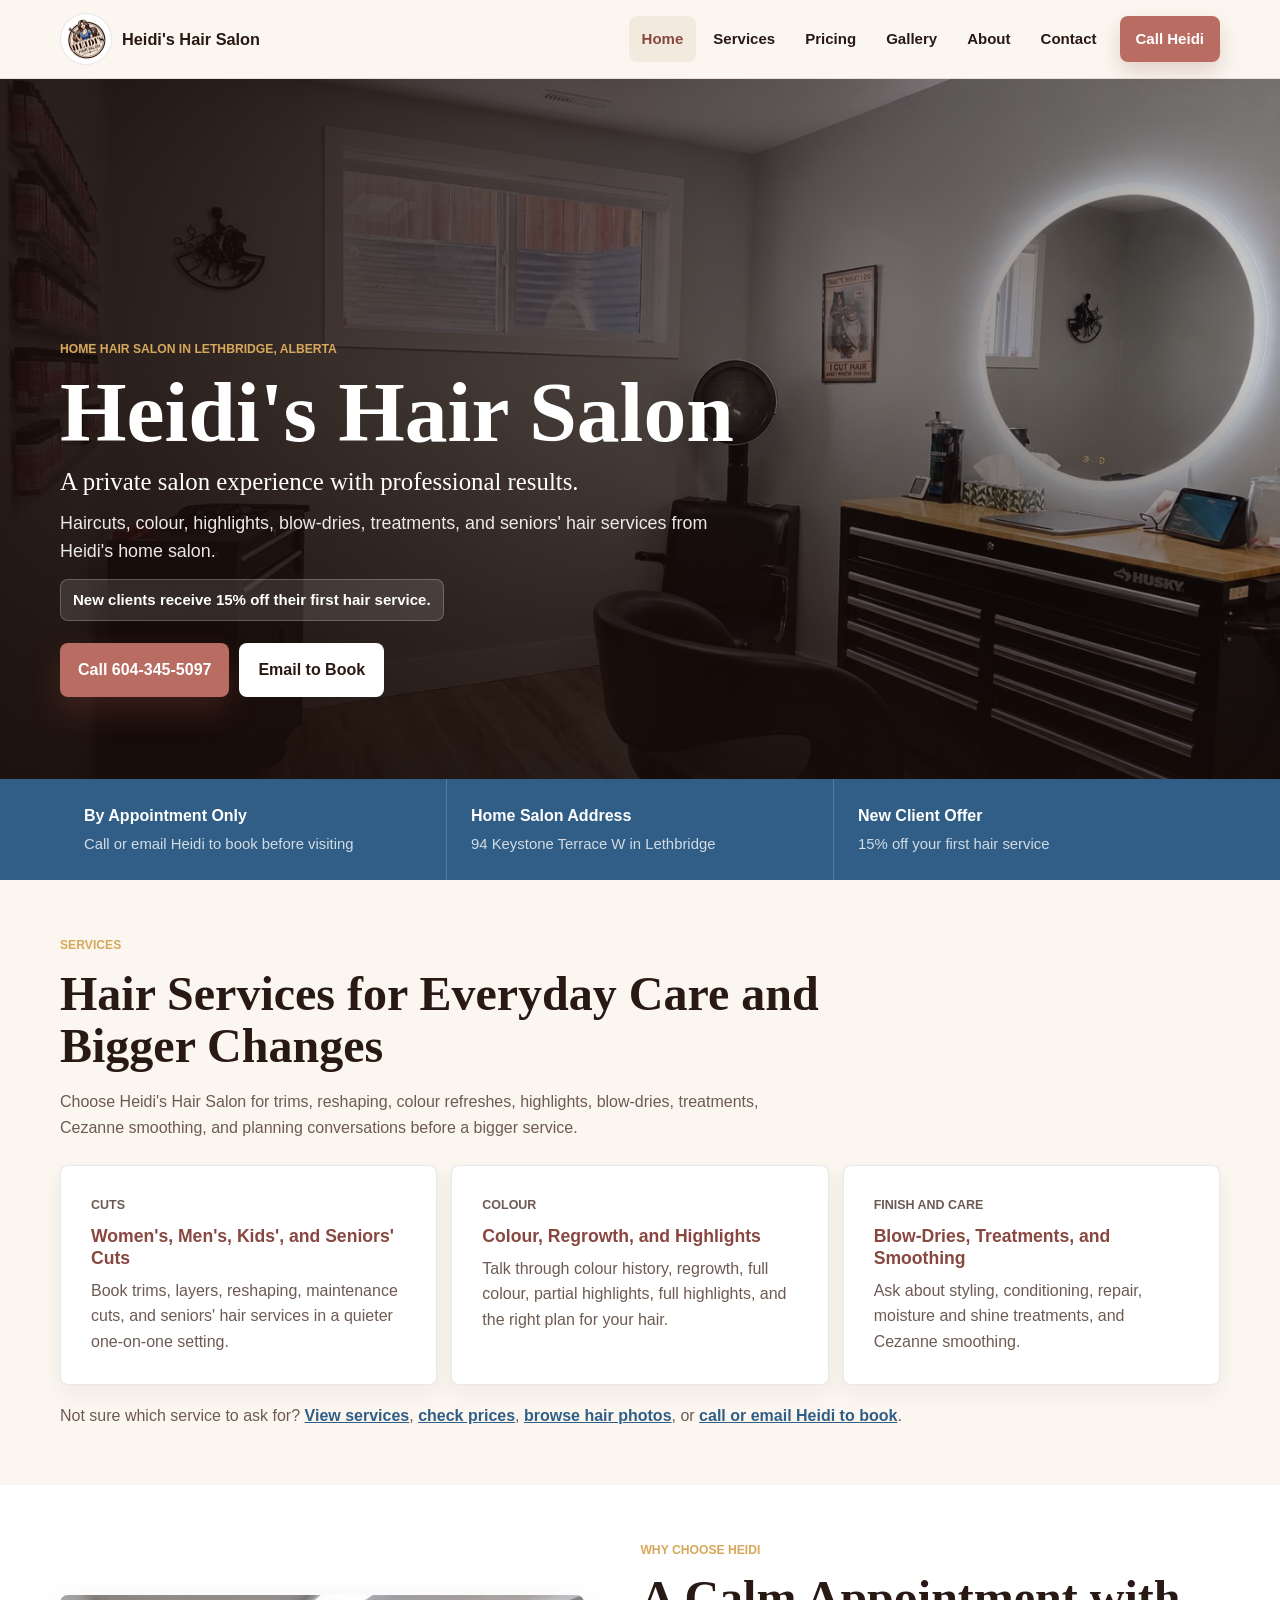
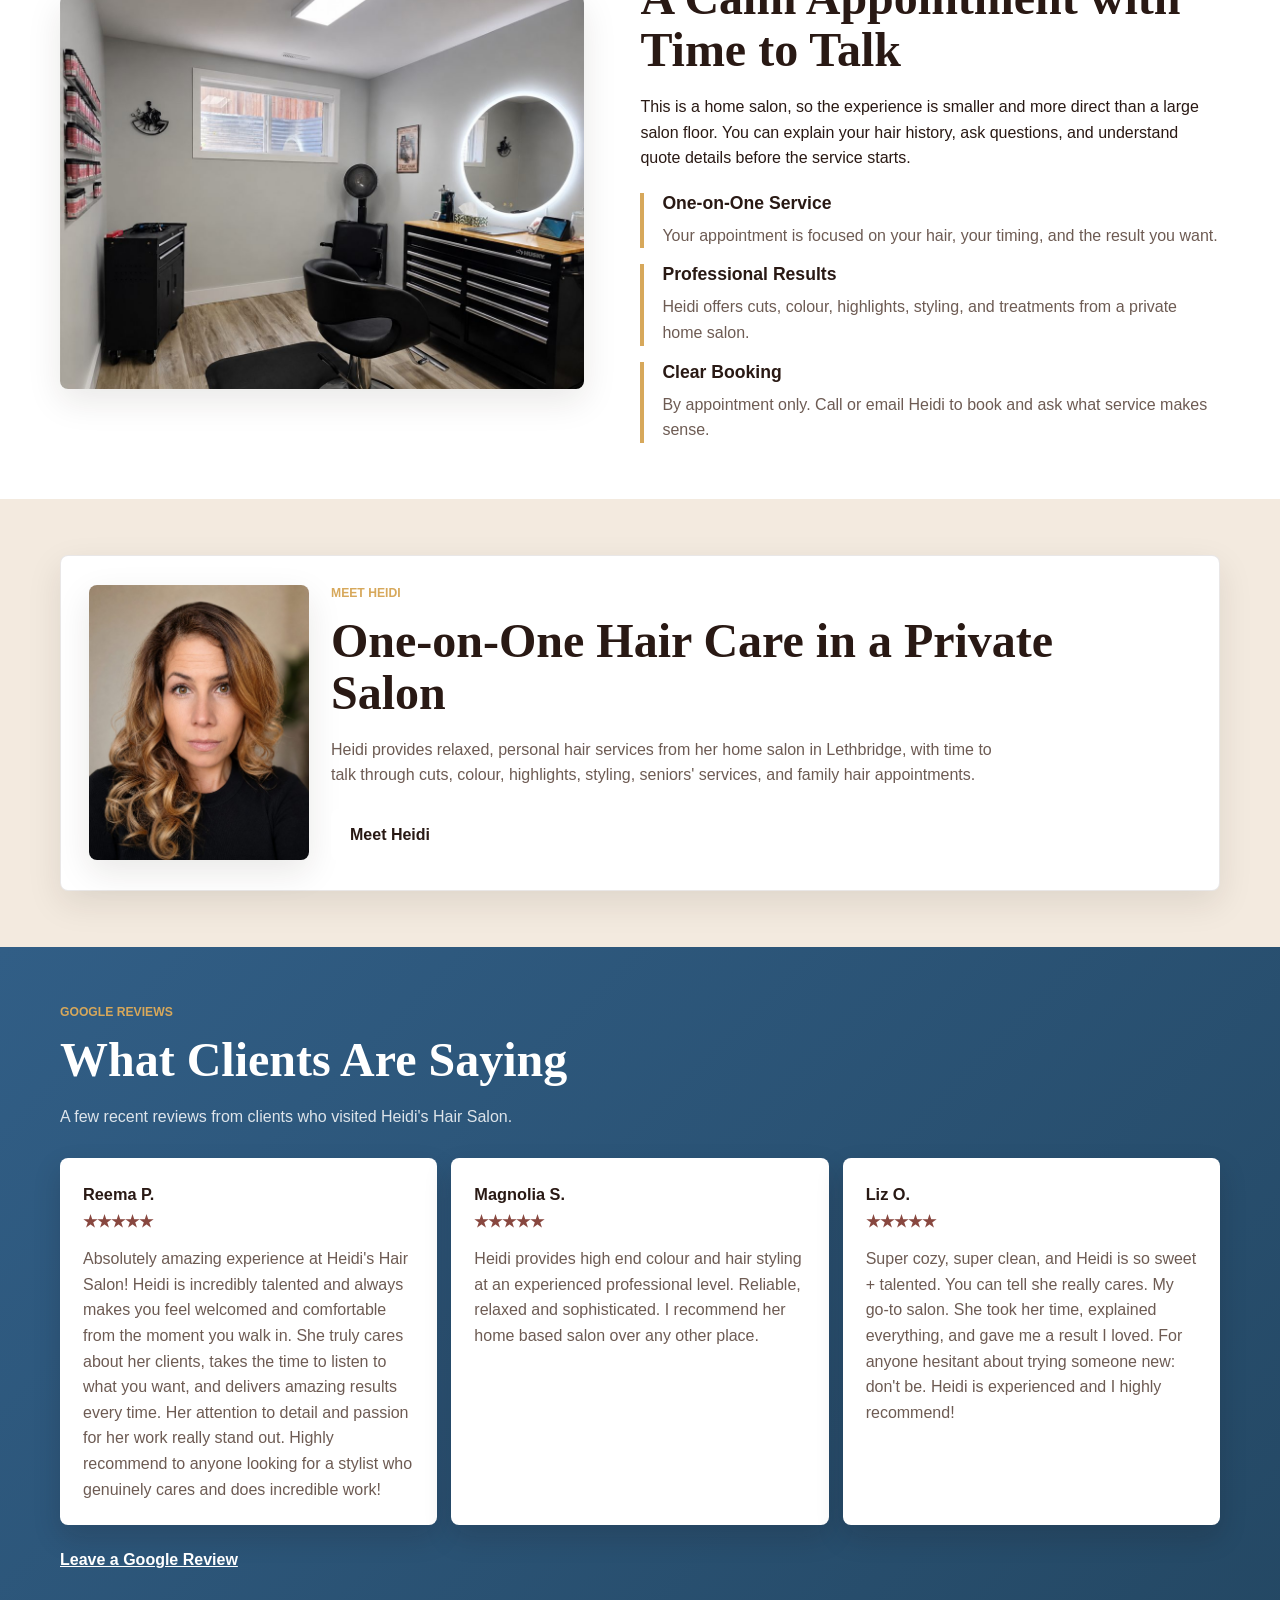
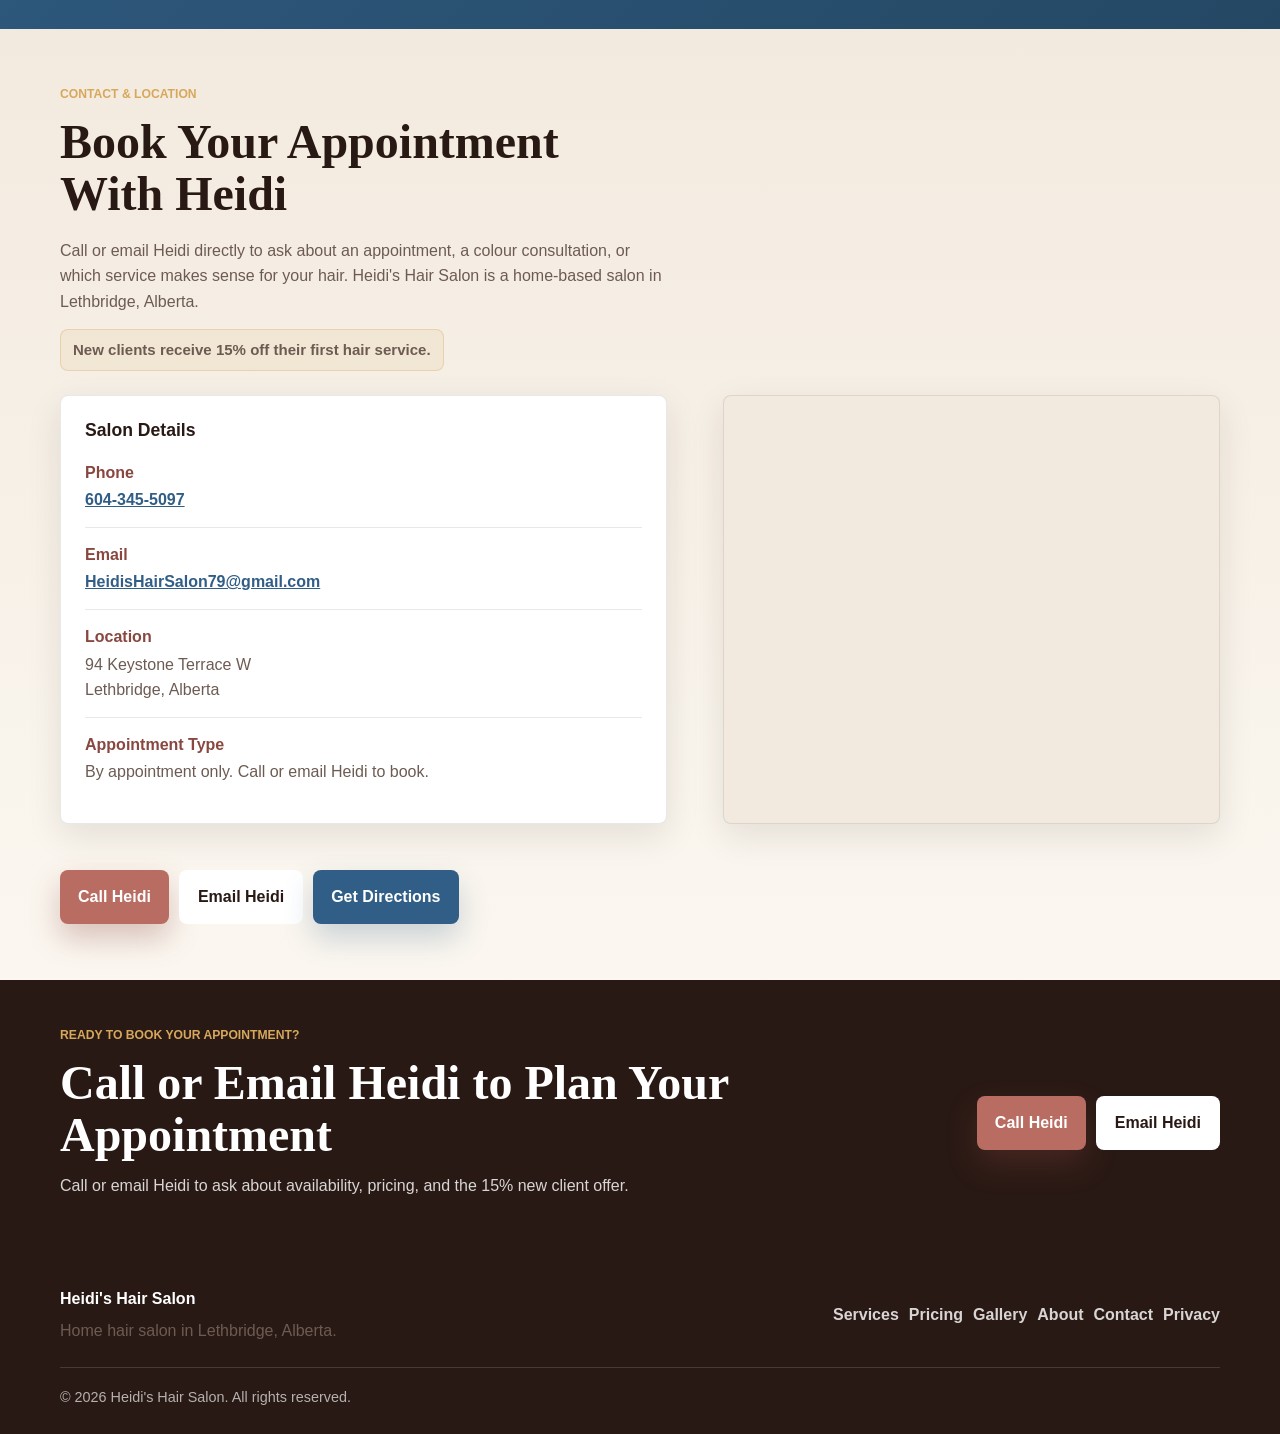
<file: index.html>
<!DOCTYPE html>
<html lang="en-CA">
  <head>
    <meta charset="utf-8">
    <meta name="viewport" content="width=device-width, initial-scale=1">
    <!-- Google tag (gtag.js) -->
    <script async src="https://www.googletagmanager.com/gtag/js?id=G-0PMNT4Z1PG"></script>
    <script>
      window.dataLayer = window.dataLayer || [];
      function gtag(){dataLayer.push(arguments);}
      gtag('js', new Date());

      gtag('config', 'G-0PMNT4Z1PG');
      gtag('config', 'AW-18136060932');
    </script>
    <title>Home Hair Salon in Lethbridge, AB | Heidi's Hair Salon</title>
    <meta name="description" content="Heidi's Hair Salon offers a private salon experience with professional results in Lethbridge, Alberta. Haircuts, wash and style, colour services, and more by appointment only.">
    <meta name="robots" content="index, follow">
    <link rel="canonical" href="https://heidishairsalon.ca/">

    <meta property="og:type" content="website">
    <meta property="og:title" content="Heidi's Hair Salon | Private Salon Experience in Lethbridge">
    <meta property="og:description" content="A private salon experience with professional results. Haircuts, wash and style, colour services, and more by appointment only in Lethbridge, Alberta.">
    <meta property="og:url" content="https://heidishairsalon.ca/">
    <meta property="og:site_name" content="Heidi's Hair Salon">
    <meta property="og:image" content="https://heidishairsalon.ca/Images/og-image.png">
    <meta property="og:image:secure_url" content="https://heidishairsalon.ca/Images/og-image.png">
    <meta property="og:image:type" content="image/png">
    <meta property="og:image:width" content="1200">
    <meta property="og:image:height" content="630">
    <meta property="og:image:alt" content="Heidi's Hair Salon, a private salon experience with professional results in Lethbridge, Alberta.">
    <meta property="og:locale" content="en_CA">

    <meta name="twitter:card" content="summary_large_image">
    <meta name="twitter:title" content="Heidi's Hair Salon | Private Salon Experience in Lethbridge">
    <meta name="twitter:description" content="A private salon experience with professional results. Haircuts, wash and style, colour services, and more by appointment only in Lethbridge, Alberta.">
    <meta name="twitter:image" content="https://heidishairsalon.ca/Images/og-image.png">
    <meta name="twitter:image:alt" content="Heidi's Hair Salon, a private salon experience with professional results in Lethbridge, Alberta.">

    <link rel="icon" href="Images/favicon-192.png" type="image/png">
    <link rel="shortcut icon" href="Images/favicon-192.png" type="image/png">
    <link rel="apple-touch-icon" href="Images/favicon-192.png">
    <link rel="preload" as="image" href="Images/optimized/salon-hero-1080.jpg" imagesrcset="Images/optimized/salon-hero-720.jpg 720w, Images/optimized/salon-hero-1080.jpg 1080w, Images/optimized/salon-hero-1448.jpg 1448w" imagesizes="100vw" fetchpriority="high">
    <link rel="stylesheet" href="styles.css">

    <script type="application/ld+json">
      {
        "@context": "https://schema.org",
        "@type": "HairSalon",
        "@id": "https://heidishairsalon.ca/#business",
        "name": "Heidi's Hair Salon",
        "url": "https://heidishairsalon.ca/",
        "image": "https://heidishairsalon.ca/Images/SalonA.png",
        "logo": "https://heidishairsalon.ca/Images/heidis-hair-salon-logo-160.png",
        "description": "A private home hair salon in Lethbridge, Alberta offering appointments for haircuts, colour, highlights, styling, treatments, seniors' services, men's cuts, and children's cuts.",
        "telephone": "+1-604-345-5097",
        "email": "HeidisHairSalon79@gmail.com",
        "contactPoint": {
          "@type": "ContactPoint",
          "telephone": "+1-604-345-5097",
          "email": "HeidisHairSalon79@gmail.com",
          "contactType": "appointments",
          "areaServed": {
            "@type": "City",
            "name": "Lethbridge"
          },
          "availableLanguage": "English"
        },
        "priceRange": "$15-$225 CAD",
        "address": {
          "@type": "PostalAddress",
          "streetAddress": "94 Keystone Terrace W",
          "addressLocality": "Lethbridge",
          "addressRegion": "Alberta",
          "addressCountry": "Canada"
        },
        "areaServed": "Lethbridge, Alberta",
        "sameAs": [
          "https://fb.com/HeidisHairSalon79",
          "https://g.page/r/CeIhEBN1-3MEEAE/review"
        ],
        "openingHours": "Mo-Su by appointment",
        "additionalProperty": [
          {
            "@type": "PropertyValue",
            "name": "Appointment type",
            "value": "By appointment only. Call or email Heidi to book."
          }
        ],
        "hasOfferCatalog": {
          "@type": "OfferCatalog",
          "name": "Hair salon services",
          "itemListElement": [
            {
              "@type": "OfferCatalog",
              "name": "Haircuts",
              "itemListElement": [
                { "@type": "Offer", "name": "Kids Cut", "price": "15.00", "priceCurrency": "CAD", "itemOffered": { "@type": "Service", "name": "Kids Cut" } },
                { "@type": "Offer", "name": "Men's Cut", "price": "20.00", "priceCurrency": "CAD", "itemOffered": { "@type": "Service", "name": "Men's Cut" } },
                { "@type": "Offer", "name": "Women's Cut", "price": "35.00", "priceCurrency": "CAD", "itemOffered": { "@type": "Service", "name": "Women's Cut" } },
                { "@type": "Offer", "name": "Seniors Cut and Blow-Dry", "price": "40.00", "priceCurrency": "CAD", "itemOffered": { "@type": "Service", "name": "Seniors Cut and Blow-Dry" } }
              ]
            },
            {
              "@type": "OfferCatalog",
              "name": "Colour and highlights",
              "itemListElement": [
                { "@type": "Offer", "name": "Colour Regrowth", "price": "90.00", "priceCurrency": "CAD", "itemOffered": { "@type": "Service", "name": "Colour Regrowth" } },
                { "@type": "Offer", "name": "Full Colour", "price": "110.00", "priceCurrency": "CAD", "itemOffered": { "@type": "Service", "name": "Full Colour" } },
                { "@type": "Offer", "name": "Partial Highlights", "price": "120.00", "priceCurrency": "CAD", "itemOffered": { "@type": "Service", "name": "Partial Highlights" } },
                { "@type": "Offer", "name": "Highlights", "price": "160.00", "priceCurrency": "CAD", "itemOffered": { "@type": "Service", "name": "Highlights" } }
              ]
            },
            {
              "@type": "OfferCatalog",
              "name": "Styling and treatments",
              "itemListElement": [
                { "@type": "Offer", "name": "Shampoo and Blow-Dry", "price": "25.00", "priceCurrency": "CAD", "itemOffered": { "@type": "Service", "name": "Blow-Dry" } },
                { "@type": "Offer", "name": "Conditioning Treatment", "price": "25.00", "priceCurrency": "CAD", "itemOffered": { "@type": "Service", "name": "Conditioning Treatment" } },
                { "@type": "Offer", "name": "Cezanne Smoothing Treatment", "price": "180.00", "priceCurrency": "CAD", "itemOffered": { "@type": "Service", "name": "Cezanne Smoothing Treatment" } }
              ]
            }
          ]
        }
      }
    </script>
  </head>
  <body>
    <a class="skip-link" href="#main">Skip to content</a>

    <header class="site-header" data-header>
      <nav class="nav wrap" aria-label="Main navigation">
        <a class="brand" href="/" aria-label="Heidi's Hair Salon home">
          <img src="Images/heidis-hair-salon-logo-160.png" width="160" height="163" alt="Heidi's Hair Salon logo" decoding="async">
          <span>Heidi's Hair Salon</span>
        </a>

        <a class="header-call" href="tel:+16043455097">Call</a>

        <button class="nav-toggle" type="button" aria-expanded="false" aria-controls="primary-navigation" data-nav-toggle>
          <span></span>
          <span></span>
          <span></span>
          <span class="sr-only">Menu</span>
        </button>

        <div class="nav-links" id="primary-navigation" data-nav-menu>
          <a href="/" aria-current="page">Home</a>
          <a href="/services.html">Services</a>
          <a href="/pricing.html">Pricing</a>
          <a href="/gallery.html">Gallery</a>
          <a href="/about.html">About</a>
          <a href="/contact.html">Contact</a>
          <a class="nav-cta" href="tel:+16043455097">Call Heidi</a>
        </div>
      </nav>
    </header>

    <main id="main">
      <section class="hero" id="top" aria-labelledby="hero-title">
        <picture>
          <source srcset="Images/optimized/salon-hero-720.jpg 720w, Images/optimized/salon-hero-1080.jpg 1080w, Images/optimized/salon-hero-1448.jpg 1448w" sizes="100vw">
          <img
            src="Images/SalonA.png"
            width="1448"
            height="1086"
            alt="Private home salon room at Heidi's Hair Salon in Lethbridge, Alberta"
            class="hero-image"
            fetchpriority="high"
            decoding="async"
          >
        </picture>
        <div class="hero-overlay"></div>

        <div class="hero-content wrap">
          <p class="eyebrow">Home hair salon in Lethbridge, Alberta</p>
          <h1 id="hero-title">Heidi's Hair Salon</h1>
          <p class="hero-tagline">A private salon experience with professional results.</p>
          <p class="hero-copy">Haircuts, colour, highlights, blow-dries, treatments, and seniors' hair services from Heidi's home salon.</p>
          <p class="promo-note">New clients receive 15% off their first hair service.</p>
          <div class="hero-actions" aria-label="Booking actions">
            <a class="button button-primary" href="tel:+16043455097">Call 604-345-5097</a>
            <a class="button button-secondary" href="mailto:HeidisHairSalon79@gmail.com">Email to Book</a>
          </div>
        </div>
      </section>

      <section class="appointment-notes" aria-label="Appointment notes">
        <div class="wrap note-grid">
          <div>
            <strong>By Appointment Only</strong>
            <span>Call or email Heidi to book before visiting</span>
          </div>
          <div>
            <strong>Home Salon Address</strong>
            <span>94 Keystone Terrace W in Lethbridge</span>
          </div>
          <div>
            <strong>New Client Offer</strong>
            <span>15% off your first hair service</span>
          </div>
        </div>
      </section>

      <section class="section-pad" aria-labelledby="service-summary-title">
        <div class="wrap">
          <div class="section-heading">
            <p class="section-kicker">Services</p>
            <h2 id="service-summary-title">Hair Services for Everyday Care and Bigger Changes</h2>
            <p>Choose Heidi's Hair Salon for trims, reshaping, colour refreshes, highlights, blow-dries, treatments, Cezanne smoothing, and planning conversations before a bigger service.</p>
          </div>

          <div class="summary-grid">
            <article class="service-group">
              <p class="service-label">Cuts</p>
              <h3>Women's, Men's, Kids', and Seniors' Cuts</h3>
              <p>Book trims, layers, reshaping, maintenance cuts, and seniors' hair services in a quieter one-on-one setting.</p>
            </article>
            <article class="service-group">
              <p class="service-label">Colour</p>
              <h3>Colour, Regrowth, and Highlights</h3>
              <p>Talk through colour history, regrowth, full colour, partial highlights, full highlights, and the right plan for your hair.</p>
            </article>
            <article class="service-group">
              <p class="service-label">Finish and care</p>
              <h3>Blow-Dries, Treatments, and Smoothing</h3>
              <p>Ask about styling, conditioning, repair, moisture and shine treatments, and Cezanne smoothing.</p>
            </article>
          </div>

          <p class="service-followup">Not sure which service to ask for? <a href="/services.html">View services</a>, <a href="/pricing.html">check prices</a>, <a href="/gallery.html">browse hair photos</a>, or <a href="/contact.html">call or email Heidi to book</a>.</p>
        </div>
      </section>

      <section class="home-salon section-pad" aria-labelledby="why-title">
        <div class="wrap split reverse">
          <div class="image-frame">
            <img src="Images/optimized/salon-room-1080.jpg" width="1080" height="810" loading="lazy" decoding="async" alt="Heidi's private home hair salon room in Lethbridge">
          </div>
          <div>
            <p class="section-kicker">Why choose Heidi</p>
            <h2 id="why-title">A Calm Appointment with Time to Talk</h2>
            <p>This is a home salon, so the experience is smaller and more direct than a large salon floor. You can explain your hair history, ask questions, and understand quote details before the service starts.</p>
            <div class="expectation-list">
              <div>
                <h3>One-on-One Service</h3>
                <p>Your appointment is focused on your hair, your timing, and the result you want.</p>
              </div>
              <div>
                <h3>Professional Results</h3>
                <p>Heidi offers cuts, colour, highlights, styling, and treatments from a private home salon.</p>
              </div>
              <div>
                <h3>Clear Booking</h3>
                <p>By appointment only. Call or email Heidi to book and ask what service makes sense.</p>
              </div>
            </div>
          </div>
        </div>
      </section>

      <section class="meet-preview section-pad" aria-labelledby="meet-preview-title">
        <div class="wrap meet-preview-card">
          <div class="portrait-frame portrait-frame-small">
            <img src="Images/optimized/heidi-900.jpg" width="900" height="1125" loading="lazy" decoding="async" alt="Heidi, owner of Heidi's Hair Salon in Lethbridge">
          </div>
          <div>
            <p class="section-kicker">Meet Heidi</p>
            <h2 id="meet-preview-title">One-on-One Hair Care in a Private Salon</h2>
            <p>Heidi provides relaxed, personal hair services from her home salon in Lethbridge, with time to talk through cuts, colour, highlights, styling, seniors' services, and family hair appointments.</p>
            <a class="button button-secondary" href="/about.html">Meet Heidi</a>
          </div>
        </div>
      </section>

      <section class="reviews section-pad" aria-labelledby="reviews-title">
        <div class="wrap">
          <div class="section-heading light-heading">
            <p class="section-kicker">Google reviews</p>
            <h2 id="reviews-title">What Clients Are Saying</h2>
            <p>A few recent reviews from clients who visited Heidi's Hair Salon.</p>
          </div>

          <div class="review-cards" aria-label="Recent Google reviews">
            <article class="review-card">
              <div class="review-meta">
                <strong>Reema P.</strong>
                <span class="stars" aria-hidden="true">&#9733;&#9733;&#9733;&#9733;&#9733;</span>
                <span class="sr-only">5 out of 5 stars</span>
              </div>
              <p>Absolutely amazing experience at Heidi's Hair Salon! Heidi is incredibly talented and always makes you feel welcomed and comfortable from the moment you walk in. She truly cares about her clients, takes the time to listen to what you want, and delivers amazing results every time. Her attention to detail and passion for her work really stand out. Highly recommend to anyone looking for a stylist who genuinely cares and does incredible work!</p>
            </article>
            <article class="review-card">
              <div class="review-meta">
                <strong>Magnolia S.</strong>
                <span class="stars" aria-hidden="true">&#9733;&#9733;&#9733;&#9733;&#9733;</span>
                <span class="sr-only">5 out of 5 stars</span>
              </div>
              <p>Heidi provides high end colour and hair styling at an experienced professional level. Reliable, relaxed and sophisticated. I recommend her home based salon over any other place.</p>
            </article>
            <article class="review-card">
              <div class="review-meta">
                <strong>Liz O.</strong>
                <span class="stars" aria-hidden="true">&#9733;&#9733;&#9733;&#9733;&#9733;</span>
                <span class="sr-only">5 out of 5 stars</span>
              </div>
              <p>Super cozy, super clean, and Heidi is so sweet + talented. You can tell she really cares. My go-to salon. She took her time, explained everything, and gave me a result I loved. For anyone hesitant about trying someone new: don't be. Heidi is experienced and I highly recommend!</p>
            </article>
          </div>

          <p class="review-followup"><a href="https://g.page/r/CeIhEBN1-3MEEAE/review" target="_blank" rel="noopener">Leave a Google Review</a></p>
        </div>
      </section>

      <section class="contact section-pad" aria-labelledby="contact-title">
        <div class="wrap contact-layout">
          <div class="contact-content">
            <div class="contact-intro">
              <p class="section-kicker">Contact &amp; Location</p>
              <h2 id="contact-title">Book Your Appointment With Heidi</h2>
              <p>Call or email Heidi directly to ask about an appointment, a colour consultation, or which service makes sense for your hair. Heidi's Hair Salon is a home-based salon in Lethbridge, Alberta.</p>
              <p class="promo-note">New clients receive 15% off their first hair service.</p>
            </div>

            <address class="contact-card">
              <h3>Salon Details</h3>
              <dl>
                <div>
                  <dt>Phone</dt>
                  <dd><a href="tel:6043455097">604-345-5097</a></dd>
                </div>
                <div>
                  <dt>Email</dt>
                  <dd><a href="mailto:HeidisHairSalon79@gmail.com">HeidisHairSalon79@gmail.com</a></dd>
                </div>
                <div>
                  <dt>Location</dt>
                  <dd>94 Keystone Terrace W<br>Lethbridge, Alberta</dd>
                </div>
                <div>
                  <dt>Appointment Type</dt>
                  <dd>By appointment only. Call or email Heidi to book.</dd>
                </div>
              </dl>
            </address>

            <div class="contact-actions" aria-label="Contact and location actions">
              <a class="button button-primary" href="tel:6043455097">Call Heidi</a>
              <a class="button button-secondary" href="mailto:HeidisHairSalon79@gmail.com">Email Heidi</a>
              <a class="button button-map" href="https://www.google.com/maps/dir/?api=1&amp;destination=94%20Keystone%20Terrace%20W%2C%20Lethbridge%2C%20AB" target="_blank" rel="noopener">Get Directions</a>
            </div>
          </div>

          <div class="map-frame">
            <iframe
              title="Google Map showing Heidi's Hair Salon in Lethbridge"
              src="https://www.google.com/maps?q=94%20Keystone%20Terrace%20W%2C%20Lethbridge%2C%20Alberta&amp;output=embed"
              loading="lazy"
              referrerpolicy="no-referrer-when-downgrade"></iframe>
          </div>
        </div>
      </section>

      <section class="cta-band" aria-labelledby="final-cta-title">
        <div class="wrap cta-inner">
          <div>
            <p class="section-kicker">Ready to book your appointment?</p>
            <h2 id="final-cta-title">Call or Email Heidi to Plan Your Appointment</h2>
            <p>Call or email Heidi to ask about availability, pricing, and the 15% new client offer.</p>
          </div>
          <div class="contact-actions">
            <a class="button button-primary" href="tel:6043455097">Call Heidi</a>
            <a class="button button-secondary" href="mailto:HeidisHairSalon79@gmail.com">Email Heidi</a>
          </div>
        </div>
      </section>
    </main>

    <footer class="site-footer">
      <div class="wrap footer-grid">
        <div>
          <a class="footer-brand" href="/">Heidi's Hair Salon</a>
          <p>Home hair salon in Lethbridge, Alberta.</p>
        </div>
        <div class="footer-links" aria-label="Footer navigation">
          <a href="/services.html">Services</a>
          <a href="/pricing.html">Pricing</a>
          <a href="/gallery.html">Gallery</a>
          <a href="/about.html">About</a>
          <a href="/contact.html">Contact</a>
          <a href="/privacy.html">Privacy</a>
        </div>
      </div>
      <div class="wrap copyright">
        <span>&copy; <span data-year></span> Heidi's Hair Salon. All rights reserved.</span>
      </div>
    </footer>

    <script src="script.js" defer></script>
  </body>
</html>
</file>
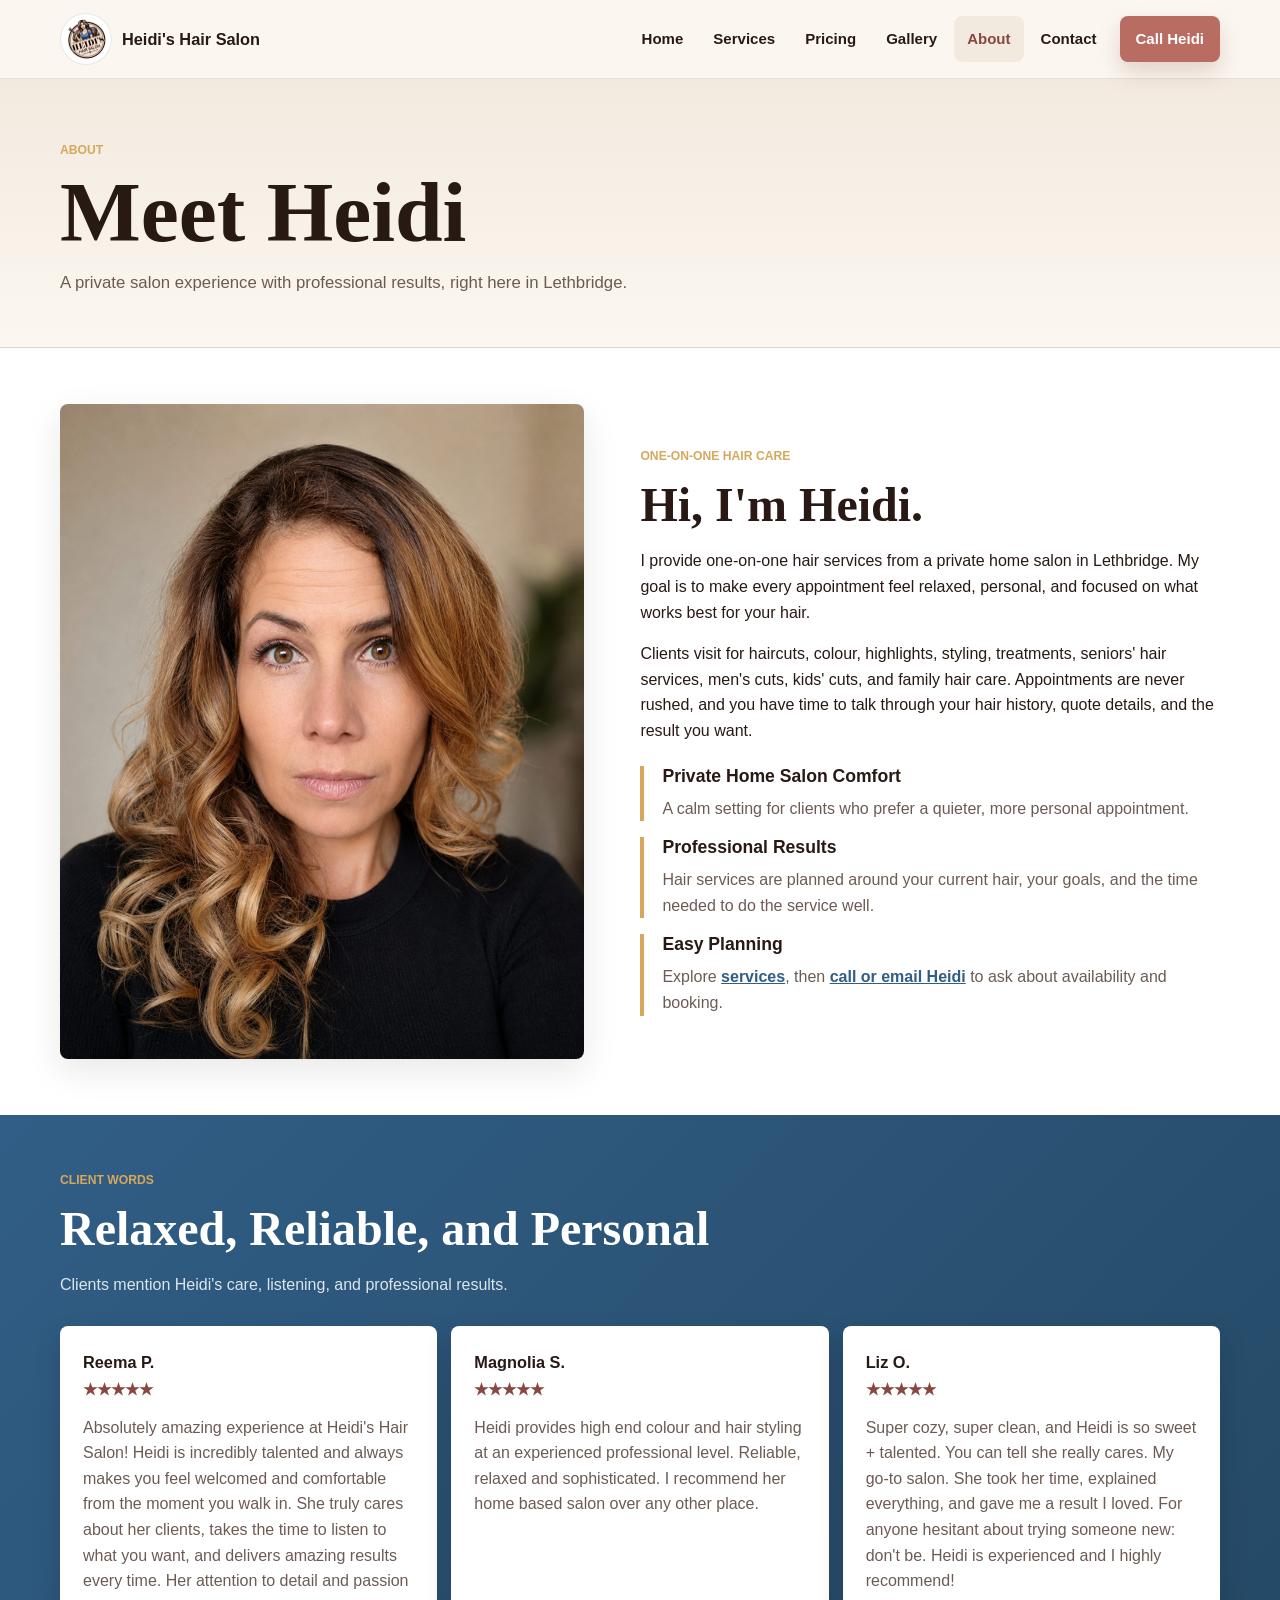
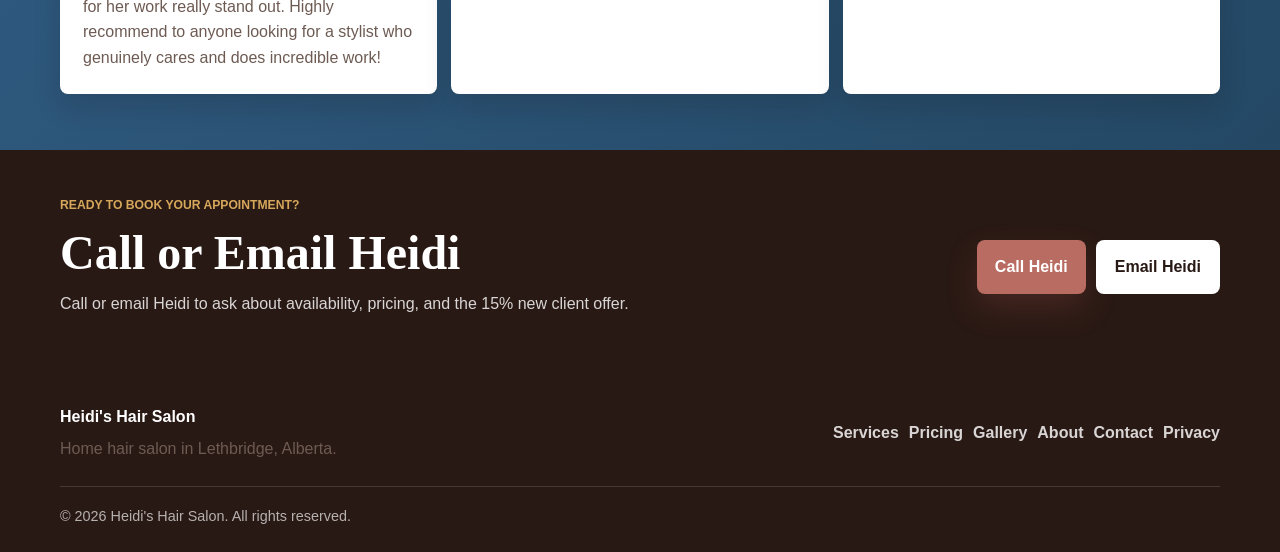
<file: about.html>
<!DOCTYPE html>
<html lang="en-CA">
  <head>
    <meta charset="utf-8">
    <meta name="viewport" content="width=device-width, initial-scale=1">
    <!-- Google tag (gtag.js) -->
    <script async src="https://www.googletagmanager.com/gtag/js?id=G-0PMNT4Z1PG"></script>
    <script>
      window.dataLayer = window.dataLayer || [];
      function gtag(){dataLayer.push(arguments);}
      gtag('js', new Date());

      gtag('config', 'G-0PMNT4Z1PG');
      gtag('config', 'AW-18136060932');
    </script>
    <title>Heidi's Hair Salon | Private Home Salon in Lethbridge</title>
    <meta name="description" content="Meet Heidi of Heidi's Hair Salon, a private home salon in Lethbridge for one-on-one haircuts, colour, highlights, styling, seniors' services, and family hair care.">
    <meta name="robots" content="index, follow">
    <link rel="canonical" href="https://heidishairsalon.ca/about.html">

    <meta property="og:type" content="website">
    <meta property="og:title" content="Heidi's Hair Salon | Private Home Salon in Lethbridge">
    <meta property="og:description" content="Meet Heidi and learn about her relaxed one-on-one home salon experience in Lethbridge.">
    <meta property="og:url" content="https://heidishairsalon.ca/about.html">
    <meta property="og:site_name" content="Heidi's Hair Salon">
    <meta property="og:image" content="https://heidishairsalon.ca/Images/og-image.png">
    <meta property="og:image:secure_url" content="https://heidishairsalon.ca/Images/og-image.png">
    <meta property="og:image:type" content="image/png">
    <meta property="og:image:width" content="1200">
    <meta property="og:image:height" content="630">
    <meta property="og:image:alt" content="Heidi's Hair Salon, a private salon experience with professional results in Lethbridge, Alberta.">
    <meta property="og:locale" content="en_CA">

    <meta name="twitter:card" content="summary_large_image">
    <meta name="twitter:title" content="Heidi's Hair Salon | Private Home Salon in Lethbridge">
    <meta name="twitter:description" content="One-on-one service, home salon comfort, and professional results with Heidi in Lethbridge.">
    <meta name="twitter:image" content="https://heidishairsalon.ca/Images/og-image.png">
    <meta name="twitter:image:alt" content="Heidi's Hair Salon, a private salon experience with professional results in Lethbridge, Alberta.">

    <link rel="icon" href="Images/favicon-192.png" type="image/png">
    <link rel="shortcut icon" href="Images/favicon-192.png" type="image/png">
    <link rel="apple-touch-icon" href="Images/favicon-192.png">
    <link rel="stylesheet" href="styles.css">
  </head>
  <body>
    <a class="skip-link" href="#main">Skip to content</a>
    <header class="site-header" data-header>
      <nav class="nav wrap" aria-label="Main navigation">
        <a class="brand" href="/" aria-label="Heidi's Hair Salon home">
          <img src="Images/heidis-hair-salon-logo-160.png" width="160" height="163" alt="Heidi's Hair Salon logo" decoding="async">
          <span>Heidi's Hair Salon</span>
        </a>
        <a class="header-call" href="tel:+16043455097">Call</a>
        <button class="nav-toggle" type="button" aria-expanded="false" aria-controls="primary-navigation" data-nav-toggle>
          <span></span>
          <span></span>
          <span></span>
          <span class="sr-only">Menu</span>
        </button>
        <div class="nav-links" id="primary-navigation" data-nav-menu>
          <a href="/">Home</a>
          <a href="/services.html">Services</a>
          <a href="/pricing.html">Pricing</a>
          <a href="/gallery.html">Gallery</a>
          <a href="/about.html" aria-current="page">About</a>
          <a href="/contact.html">Contact</a>
          <a class="nav-cta" href="tel:+16043455097">Call Heidi</a>
        </div>
      </nav>
    </header>

    <main id="main">
      <section class="page-hero" aria-labelledby="about-title">
        <div class="wrap page-hero-inner">
          <p class="section-kicker">About</p>
          <h1 id="about-title">Meet Heidi</h1>
          <p>A private salon experience with professional results, right here in Lethbridge.</p>
        </div>
      </section>

      <section class="meet-heidi section-pad" aria-labelledby="meet-title">
        <div class="wrap split reverse">
          <div class="portrait-frame">
            <img src="Images/optimized/heidi-900.jpg" width="900" height="1125" loading="lazy" decoding="async" alt="Heidi, owner and stylist at Heidi's Hair Salon in Lethbridge">
          </div>
          <div>
            <p class="section-kicker">One-on-one hair care</p>
            <h2 id="meet-title">Hi, I'm Heidi.</h2>
            <p>I provide one-on-one hair services from a private home salon in Lethbridge. My goal is to make every appointment feel relaxed, personal, and focused on what works best for your hair.</p>
            <p>Clients visit for haircuts, colour, highlights, styling, treatments, seniors' hair services, men's cuts, kids' cuts, and family hair care. Appointments are never rushed, and you have time to talk through your hair history, quote details, and the result you want.</p>
            <div class="expectation-list">
              <div>
                <h3>Private Home Salon Comfort</h3>
                <p>A calm setting for clients who prefer a quieter, more personal appointment.</p>
              </div>
              <div>
                <h3>Professional Results</h3>
                <p>Hair services are planned around your current hair, your goals, and the time needed to do the service well.</p>
              </div>
              <div>
                <h3>Easy Planning</h3>
                <p>Explore <a href="/services.html">services</a>, then <a href="/contact.html">call or email Heidi</a> to ask about availability and booking.</p>
              </div>
            </div>
          </div>
        </div>
      </section>

      <section class="reviews section-pad" aria-labelledby="about-reviews-title">
        <div class="wrap">
          <div class="section-heading light-heading">
            <p class="section-kicker">Client words</p>
            <h2 id="about-reviews-title">Relaxed, Reliable, and Personal</h2>
            <p>Clients mention Heidi's care, listening, and professional results.</p>
          </div>
          <div class="review-cards">
            <article class="review-card">
              <div class="review-meta">
                <strong>Reema P.</strong>
                <span class="stars" aria-hidden="true">&#9733;&#9733;&#9733;&#9733;&#9733;</span>
                <span class="sr-only">5 out of 5 stars</span>
              </div>
              <p>Absolutely amazing experience at Heidi's Hair Salon! Heidi is incredibly talented and always makes you feel welcomed and comfortable from the moment you walk in. She truly cares about her clients, takes the time to listen to what you want, and delivers amazing results every time. Her attention to detail and passion for her work really stand out. Highly recommend to anyone looking for a stylist who genuinely cares and does incredible work!</p>
            </article>
            <article class="review-card">
              <div class="review-meta">
                <strong>Magnolia S.</strong>
                <span class="stars" aria-hidden="true">&#9733;&#9733;&#9733;&#9733;&#9733;</span>
                <span class="sr-only">5 out of 5 stars</span>
              </div>
              <p>Heidi provides high end colour and hair styling at an experienced professional level. Reliable, relaxed and sophisticated. I recommend her home based salon over any other place.</p>
            </article>
            <article class="review-card">
              <div class="review-meta">
                <strong>Liz O.</strong>
                <span class="stars" aria-hidden="true">&#9733;&#9733;&#9733;&#9733;&#9733;</span>
                <span class="sr-only">5 out of 5 stars</span>
              </div>
              <p>Super cozy, super clean, and Heidi is so sweet + talented. You can tell she really cares. My go-to salon. She took her time, explained everything, and gave me a result I loved. For anyone hesitant about trying someone new: don't be. Heidi is experienced and I highly recommend!</p>
            </article>
          </div>
        </div>
      </section>

      <section class="cta-band" aria-labelledby="about-cta-title">
        <div class="wrap cta-inner">
          <div>
            <p class="section-kicker">Ready to book your appointment?</p>
            <h2 id="about-cta-title">Call or Email Heidi</h2>
            <p>Call or email Heidi to ask about availability, pricing, and the 15% new client offer.</p>
          </div>
          <div class="contact-actions">
            <a class="button button-primary" href="tel:6043455097">Call Heidi</a>
            <a class="button button-secondary" href="mailto:HeidisHairSalon79@gmail.com">Email Heidi</a>
          </div>
        </div>
      </section>
    </main>

    <footer class="site-footer">
      <div class="wrap footer-grid">
        <div>
          <a class="footer-brand" href="/">Heidi's Hair Salon</a>
          <p>Home hair salon in Lethbridge, Alberta.</p>
        </div>
        <div class="footer-links" aria-label="Footer navigation">
          <a href="/services.html">Services</a>
          <a href="/pricing.html">Pricing</a>
          <a href="/gallery.html">Gallery</a>
          <a href="/about.html">About</a>
          <a href="/contact.html">Contact</a>
          <a href="/privacy.html">Privacy</a>
        </div>
      </div>
      <div class="wrap copyright">
        <span>&copy; <span data-year></span> Heidi's Hair Salon. All rights reserved.</span>
      </div>
    </footer>
    <script src="script.js" defer></script>
  </body>
</html>
</file>
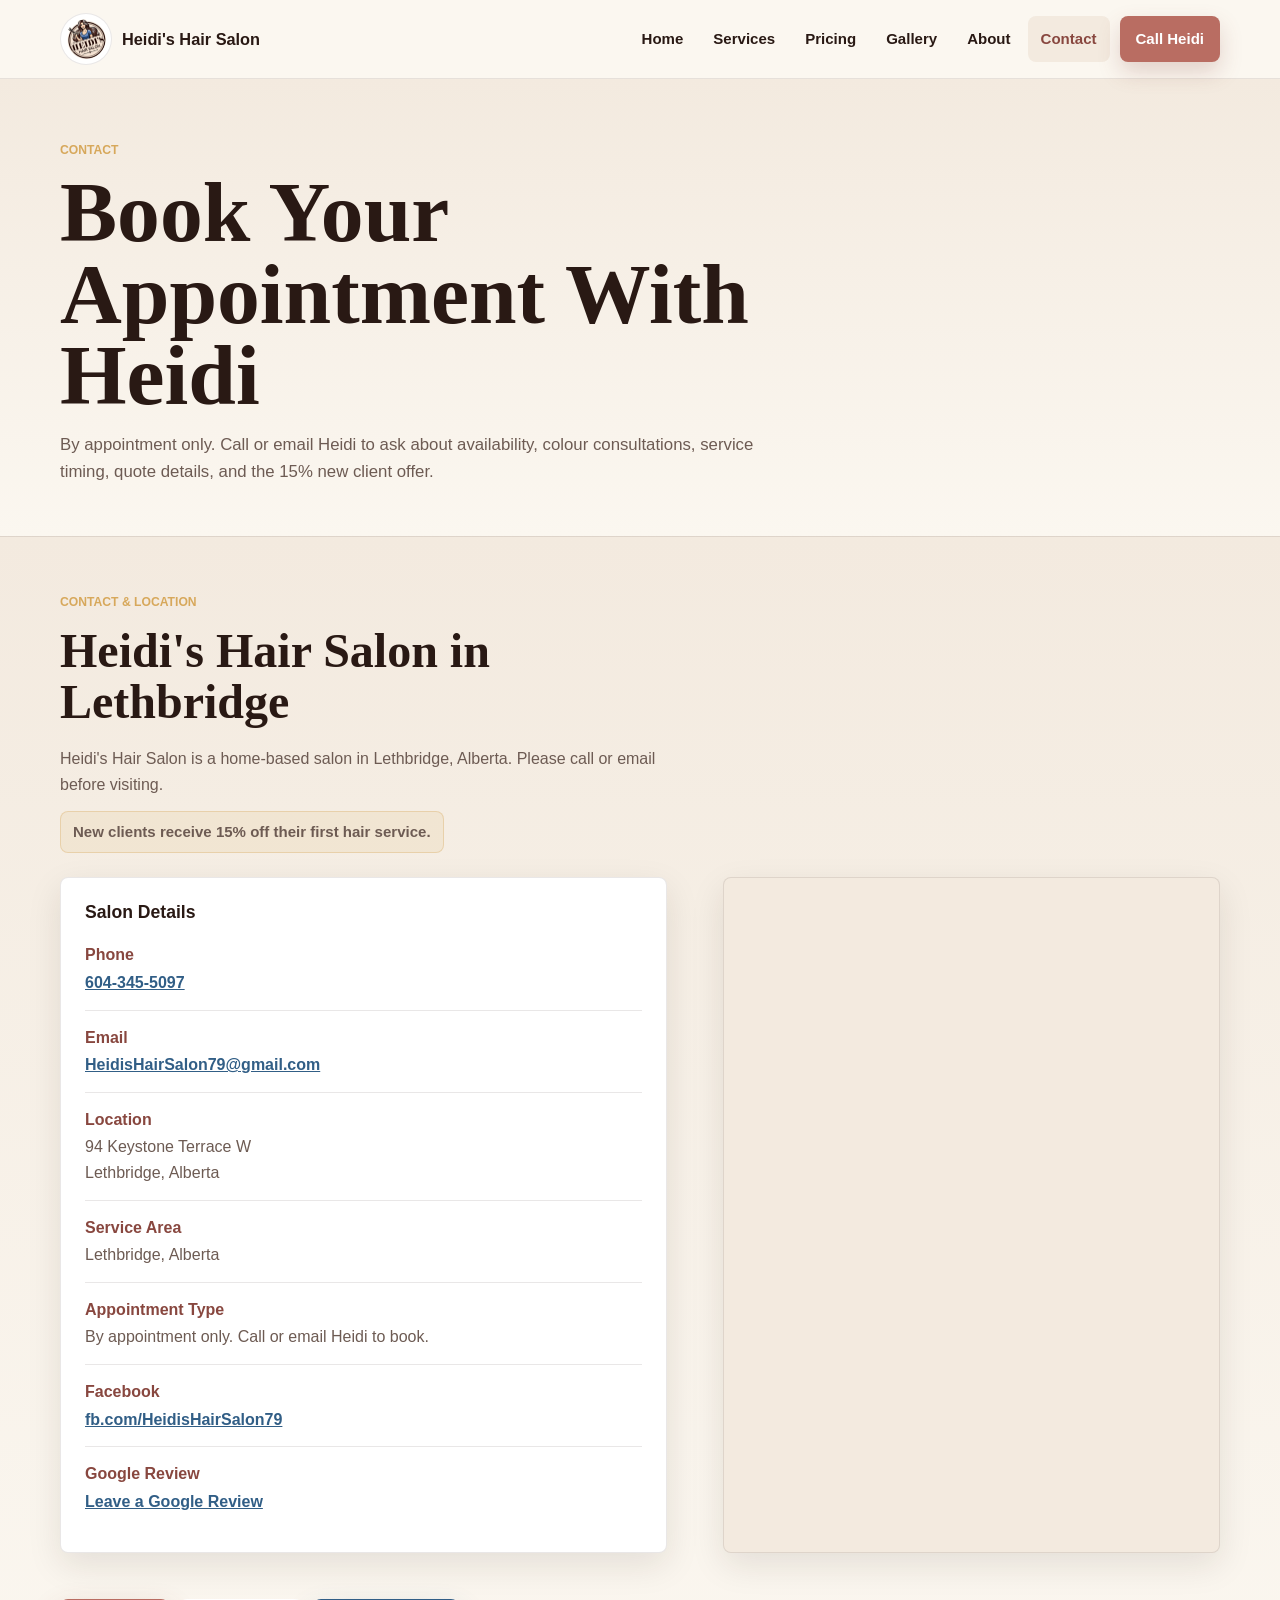
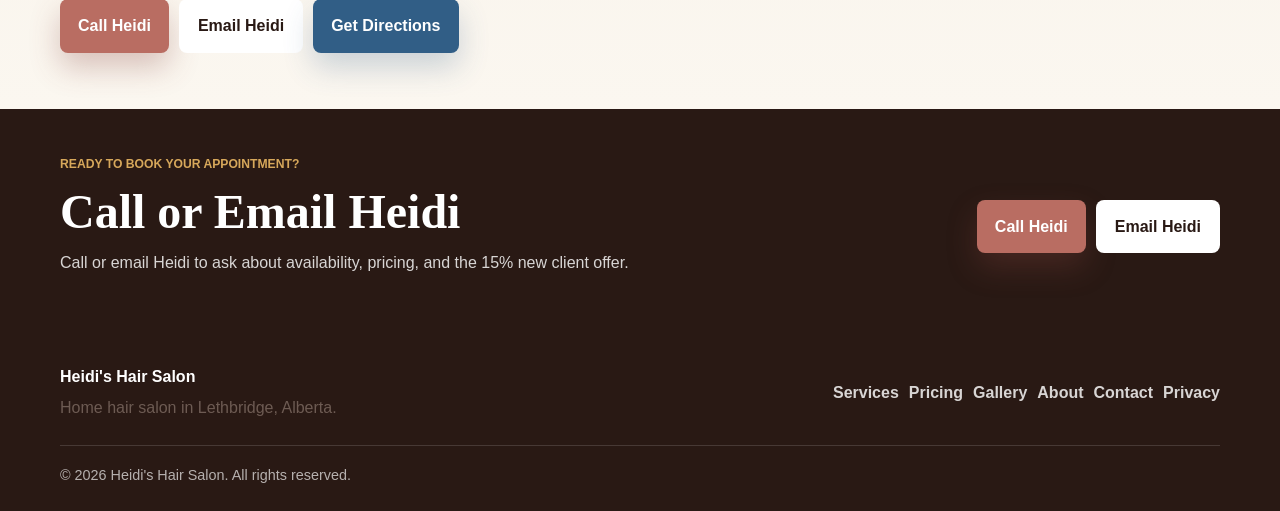
<file: contact.html>
<!DOCTYPE html>
<html lang="en-CA">
  <head>
    <meta charset="utf-8">
    <meta name="viewport" content="width=device-width, initial-scale=1">
    <!-- Google tag (gtag.js) -->
    <script async src="https://www.googletagmanager.com/gtag/js?id=G-0PMNT4Z1PG"></script>
    <script>
      window.dataLayer = window.dataLayer || [];
      function gtag(){dataLayer.push(arguments);}
      gtag('js', new Date());

      gtag('config', 'G-0PMNT4Z1PG');
    </script>
    <title>Book a Hair Appointment in Lethbridge | Heidi's Hair Salon</title>
    <meta name="description" content="Book a hair appointment in Lethbridge with Heidi's Hair Salon. Call, email, get directions, visit Facebook, or leave a Google review. By appointment only.">
    <meta name="robots" content="index, follow">
    <link rel="canonical" href="https://heidishairsalon.ca/contact.html">

    <meta property="og:type" content="website">
    <meta property="og:title" content="Book a Hair Appointment in Lethbridge | Heidi's Hair Salon">
    <meta property="og:description" content="Call or email Heidi to book a private home salon appointment in Lethbridge.">
    <meta property="og:url" content="https://heidishairsalon.ca/contact.html">
    <meta property="og:site_name" content="Heidi's Hair Salon">
    <meta property="og:image" content="https://heidishairsalon.ca/Images/SalonA.png">
    <meta property="og:locale" content="en_CA">

    <meta name="twitter:card" content="summary_large_image">
    <meta name="twitter:title" content="Book a Hair Appointment in Lethbridge | Heidi's Hair Salon">
    <meta name="twitter:description" content="Phone, email, address, directions, Facebook, review link, and map for Heidi's Hair Salon in Lethbridge.">
    <meta name="twitter:image" content="https://heidishairsalon.ca/Images/SalonA.png">

    <link rel="icon" href="Images/favicon-192.png" type="image/png">
    <link rel="shortcut icon" href="Images/favicon-192.png" type="image/png">
    <link rel="apple-touch-icon" href="Images/favicon-192.png">
    <link rel="stylesheet" href="styles.css">
    <!-- Google tag (gtag.js) -->
    <script async src="https://www.googletagmanager.com/gtag/js?id=AW-18136060932"></script>
    <script>
      window.dataLayer = window.dataLayer || [];
      function gtag(){dataLayer.push(arguments);}
      gtag('js', new Date());
      gtag('config', 'AW-18136060932');
    </script>
  </head>
  <body>
    <a class="skip-link" href="#main">Skip to content</a>
    <header class="site-header" data-header>
      <nav class="nav wrap" aria-label="Main navigation">
        <a class="brand" href="index.html" aria-label="Heidi's Hair Salon home">
          <img src="Images/heidis-hair-salon-logo-160.png" width="160" height="163" alt="Heidi's Hair Salon logo" decoding="async">
          <span>Heidi's Hair Salon</span>
        </a>
        <a class="header-call" href="tel:+16043455097">Call</a>
        <button class="nav-toggle" type="button" aria-expanded="false" aria-controls="primary-navigation" data-nav-toggle>
          <span></span>
          <span></span>
          <span></span>
          <span class="sr-only">Menu</span>
        </button>
        <div class="nav-links" id="primary-navigation" data-nav-menu>
          <a href="index.html">Home</a>
          <a href="services.html">Services</a>
          <a href="pricing.html">Pricing</a>
          <a href="gallery.html">Gallery</a>
          <a href="about.html">About</a>
          <a href="contact.html" aria-current="page">Contact</a>
          <a class="nav-cta" href="tel:+16043455097">Call Heidi</a>
        </div>
      </nav>
    </header>

    <main id="main">
      <section class="page-hero" aria-labelledby="contact-title">
        <div class="wrap page-hero-inner">
          <p class="section-kicker">Contact</p>
          <h1 id="contact-title">Book Your Appointment With Heidi</h1>
          <p>By appointment only. Call or email Heidi to ask about availability, colour consultations, service timing, quote details, and the 15% new client offer.</p>
        </div>
      </section>

      <section class="contact section-pad" aria-labelledby="details-title">
        <div class="wrap contact-layout">
          <div class="contact-content">
            <div class="contact-intro">
              <p class="section-kicker">Contact &amp; Location</p>
              <h2 id="details-title">Heidi's Hair Salon in Lethbridge</h2>
              <p>Heidi's Hair Salon is a home-based salon in Lethbridge, Alberta. Please call or email before visiting.</p>
              <p class="promo-note">New clients receive 15% off their first hair service.</p>
            </div>

            <address class="contact-card">
              <h3>Salon Details</h3>
              <dl>
                <div>
                  <dt>Phone</dt>
                  <dd><a href="tel:6043455097">604-345-5097</a></dd>
                </div>
                <div>
                  <dt>Email</dt>
                  <dd><a href="mailto:HeidisHairSalon79@gmail.com">HeidisHairSalon79@gmail.com</a></dd>
                </div>
                <div>
                  <dt>Location</dt>
                  <dd>94 Keystone Terrace W<br>Lethbridge, Alberta</dd>
                </div>
                <div>
                  <dt>Service Area</dt>
                  <dd>Lethbridge, Alberta</dd>
                </div>
                <div>
                  <dt>Appointment Type</dt>
                  <dd>By appointment only. Call or email Heidi to book.</dd>
                </div>
                <div>
                  <dt>Facebook</dt>
                  <dd><a href="https://fb.com/HeidisHairSalon79" target="_blank" rel="noopener">fb.com/HeidisHairSalon79</a></dd>
                </div>
                <div>
                  <dt>Google Review</dt>
                  <dd><a href="https://g.page/r/CeIhEBN1-3MEEAE/review" target="_blank" rel="noopener">Leave a Google Review</a></dd>
                </div>
              </dl>
            </address>

            <div class="contact-actions" aria-label="Contact and location actions">
              <a class="button button-primary" href="tel:6043455097">Call Heidi</a>
              <a class="button button-secondary" href="mailto:HeidisHairSalon79@gmail.com">Email Heidi</a>
              <a class="button button-map" href="https://www.google.com/maps/dir/?api=1&amp;destination=94%20Keystone%20Terrace%20W%2C%20Lethbridge%2C%20AB" target="_blank" rel="noopener">Get Directions</a>
            </div>
          </div>

          <div class="map-frame">
            <iframe
              title="Google Map showing Heidi's Hair Salon in Lethbridge"
              src="https://www.google.com/maps?q=94%20Keystone%20Terrace%20W%2C%20Lethbridge%2C%20Alberta&amp;output=embed"
              loading="lazy"
              referrerpolicy="no-referrer-when-downgrade"></iframe>
          </div>
        </div>
      </section>

      <section class="cta-band" aria-labelledby="contact-cta-title">
        <div class="wrap cta-inner">
          <div>
            <p class="section-kicker">Ready to book your appointment?</p>
            <h2 id="contact-cta-title">Call or Email Heidi</h2>
            <p>Call or email Heidi to ask about availability, pricing, and the 15% new client offer.</p>
          </div>
          <div class="contact-actions">
            <a class="button button-primary" href="tel:6043455097">Call Heidi</a>
            <a class="button button-secondary" href="mailto:HeidisHairSalon79@gmail.com">Email Heidi</a>
          </div>
        </div>
      </section>
    </main>

    <footer class="site-footer">
      <div class="wrap footer-grid">
        <div>
          <a class="footer-brand" href="index.html">Heidi's Hair Salon</a>
          <p>Home hair salon in Lethbridge, Alberta.</p>
        </div>
        <div class="footer-links" aria-label="Footer navigation">
          <a href="services.html">Services</a>
          <a href="pricing.html">Pricing</a>
          <a href="gallery.html">Gallery</a>
          <a href="about.html">About</a>
          <a href="contact.html">Contact</a>
          <a href="privacy.html">Privacy</a>
        </div>
      </div>
      <div class="wrap copyright">
        <span>&copy; <span data-year></span> Heidi's Hair Salon. All rights reserved.</span>
      </div>
    </footer>
    <script src="script.js" defer></script>
  </body>
</html>
</file>
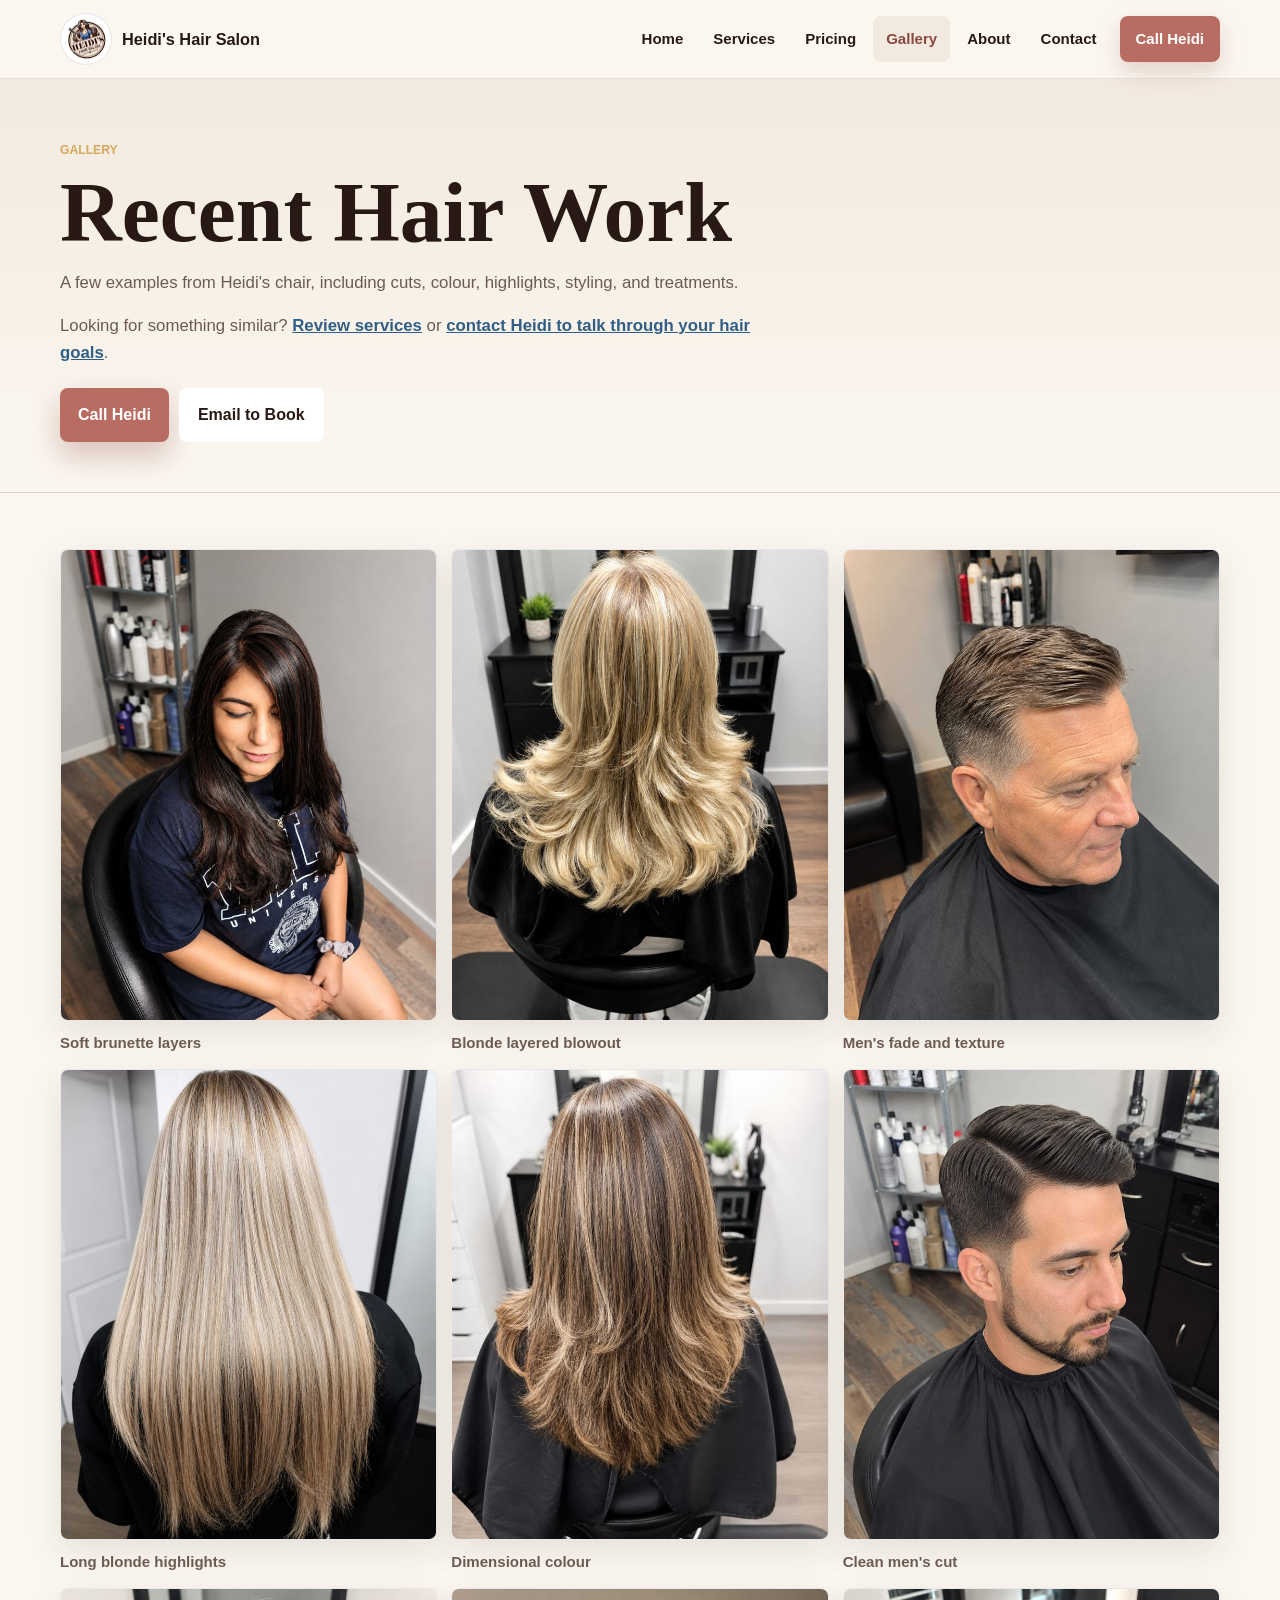
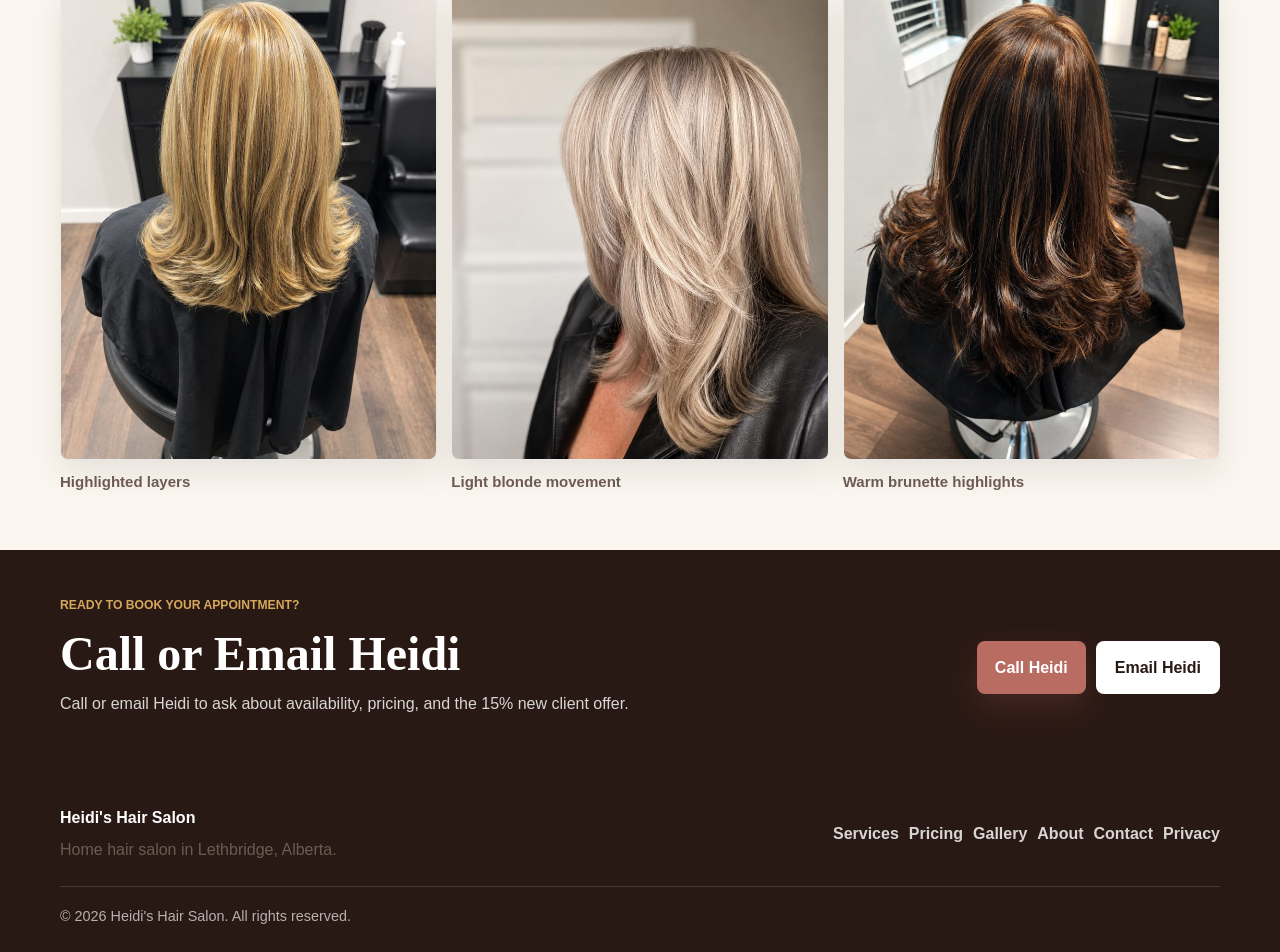
<file: gallery.html>
<!DOCTYPE html>
<html lang="en-CA">
  <head>
    <meta charset="utf-8">
    <meta name="viewport" content="width=device-width, initial-scale=1">
    <!-- Google tag (gtag.js) -->
    <script async src="https://www.googletagmanager.com/gtag/js?id=G-0PMNT4Z1PG"></script>
    <script>
      window.dataLayer = window.dataLayer || [];
      function gtag(){dataLayer.push(arguments);}
      gtag('js', new Date());

      gtag('config', 'G-0PMNT4Z1PG');
      gtag('config', 'AW-18136060932');
    </script>
    <title>Haircut &amp; Colour Gallery in Lethbridge | Heidi's Hair Salon</title>
    <meta name="description" content="Browse haircut and colour gallery photos from Heidi's Hair Salon in Lethbridge, including highlights, styling, men's cuts, and dimensional colour.">
    <meta name="robots" content="index, follow">
    <link rel="canonical" href="https://heidishairsalon.ca/gallery.html">

    <meta property="og:type" content="website">
    <meta property="og:title" content="Haircut &amp; Colour Gallery in Lethbridge | Heidi's Hair Salon">
    <meta property="og:description" content="Recent haircut, colour, highlight, and styling work from Heidi's private home salon in Lethbridge.">
    <meta property="og:url" content="https://heidishairsalon.ca/gallery.html">
    <meta property="og:site_name" content="Heidi's Hair Salon">
    <meta property="og:image" content="https://heidishairsalon.ca/Images/og-image.png">
    <meta property="og:image:secure_url" content="https://heidishairsalon.ca/Images/og-image.png">
    <meta property="og:image:type" content="image/png">
    <meta property="og:image:width" content="1200">
    <meta property="og:image:height" content="630">
    <meta property="og:image:alt" content="Heidi's Hair Salon, a private salon experience with professional results in Lethbridge, Alberta.">
    <meta property="og:locale" content="en_CA">

    <meta name="twitter:card" content="summary_large_image">
    <meta name="twitter:title" content="Haircut &amp; Colour Gallery in Lethbridge | Heidi's Hair Salon">
    <meta name="twitter:description" content="Cuts, colour, highlights, styling, and treatment photos from Heidi's Hair Salon.">
    <meta name="twitter:image" content="https://heidishairsalon.ca/Images/og-image.png">
    <meta name="twitter:image:alt" content="Heidi's Hair Salon, a private salon experience with professional results in Lethbridge, Alberta.">

    <link rel="icon" href="Images/favicon-192.png" type="image/png">
    <link rel="shortcut icon" href="Images/favicon-192.png" type="image/png">
    <link rel="apple-touch-icon" href="Images/favicon-192.png">
    <link rel="stylesheet" href="styles.css">
  </head>
  <body>
    <a class="skip-link" href="#main">Skip to content</a>
    <header class="site-header" data-header>
      <nav class="nav wrap" aria-label="Main navigation">
        <a class="brand" href="/" aria-label="Heidi's Hair Salon home">
          <img src="Images/heidis-hair-salon-logo-160.png" width="160" height="163" alt="Heidi's Hair Salon logo" decoding="async">
          <span>Heidi's Hair Salon</span>
        </a>
        <a class="header-call" href="tel:+16043455097">Call</a>
        <button class="nav-toggle" type="button" aria-expanded="false" aria-controls="primary-navigation" data-nav-toggle>
          <span></span>
          <span></span>
          <span></span>
          <span class="sr-only">Menu</span>
        </button>
        <div class="nav-links" id="primary-navigation" data-nav-menu>
          <a href="/">Home</a>
          <a href="/services.html">Services</a>
          <a href="/pricing.html">Pricing</a>
          <a href="/gallery.html" aria-current="page">Gallery</a>
          <a href="/about.html">About</a>
          <a href="/contact.html">Contact</a>
          <a class="nav-cta" href="tel:+16043455097">Call Heidi</a>
        </div>
      </nav>
    </header>

    <main id="main">
      <section class="page-hero" aria-labelledby="gallery-title">
        <div class="wrap page-hero-inner">
          <p class="section-kicker">Gallery</p>
          <h1 id="gallery-title">Recent Hair Work</h1>
          <p>A few examples from Heidi's chair, including cuts, colour, highlights, styling, and treatments.</p>
          <p class="service-followup">Looking for something similar? <a href="/services.html">Review services</a> or <a href="/contact.html">contact Heidi to talk through your hair goals</a>.</p>
          <div class="hero-actions">
            <a class="button button-primary" href="tel:6043455097">Call Heidi</a>
            <a class="button button-secondary" href="mailto:HeidisHairSalon79@gmail.com">Email to Book</a>
          </div>
        </div>
      </section>

      <section class="hair-gallery section-pad" aria-label="Client hair photos">
        <div class="wrap">
          <div class="gallery-grid">
            <figure class="gallery-slide">
              <img class="gallery-photo" src="Images/optimized/gallery-a-720.jpg" width="720" height="960" loading="lazy" decoding="async" alt="Long brunette layered cut with soft face-framing pieces">
              <figcaption>Soft brunette layers</figcaption>
            </figure>
            <figure class="gallery-slide">
              <img class="gallery-photo" src="Images/optimized/gallery-b-720.jpg" width="720" height="960" loading="lazy" decoding="async" alt="Blonde layered haircut with lifted ends and soft volume">
              <figcaption>Blonde layered blowout</figcaption>
            </figure>
            <figure class="gallery-slide">
              <img class="gallery-photo" src="Images/optimized/gallery-c-720.jpg" width="720" height="960" loading="lazy" decoding="async" alt="Men's haircut with short faded sides and textured grey hair on top">
              <figcaption>Men's fade and texture</figcaption>
            </figure>
            <figure class="gallery-slide">
              <img class="gallery-photo" src="Images/optimized/gallery-d-720.jpg" width="720" height="960" loading="lazy" decoding="async" alt="Long blonde hair with bright highlights and a smooth finish">
              <figcaption>Long blonde highlights</figcaption>
            </figure>
            <figure class="gallery-slide">
              <img class="gallery-photo" src="Images/optimized/gallery-e-720.jpg" width="720" height="960" loading="lazy" decoding="async" alt="Dimensional brunette and blonde colour with layered ends">
              <figcaption>Dimensional colour</figcaption>
            </figure>
            <figure class="gallery-slide">
              <img class="gallery-photo" src="Images/optimized/gallery-f-720.jpg" width="720" height="960" loading="lazy" decoding="async" alt="Men's haircut with clean side part, faded sides, and styled top">
              <figcaption>Clean men's cut</figcaption>
            </figure>
            <figure class="gallery-slide">
              <img class="gallery-photo" src="Images/optimized/gallery-g-720.jpg" width="720" height="960" loading="lazy" decoding="async" alt="Shoulder-length blonde hair with highlights and flipped layered ends">
              <figcaption>Highlighted layers</figcaption>
            </figure>
            <figure class="gallery-slide">
              <img class="gallery-photo" src="Images/optimized/gallery-h-720.jpg" width="720" height="960" loading="lazy" decoding="async" alt="Light blonde layered cut with side-swept movement">
              <figcaption>Light blonde movement</figcaption>
            </figure>
            <figure class="gallery-slide">
              <img class="gallery-photo" src="Images/optimized/gallery-i-720.jpg" width="720" height="960" loading="lazy" decoding="async" alt="Warm brunette hair with copper highlights and soft curled layers">
              <figcaption>Warm brunette highlights</figcaption>
            </figure>
          </div>
        </div>
      </section>

      <section class="cta-band" aria-labelledby="gallery-cta-title">
        <div class="wrap cta-inner">
          <div>
            <p class="section-kicker">Ready to book your appointment?</p>
            <h2 id="gallery-cta-title">Call or Email Heidi</h2>
            <p>Call or email Heidi to ask about availability, pricing, and the 15% new client offer.</p>
          </div>
          <div class="contact-actions">
            <a class="button button-primary" href="tel:6043455097">Call Heidi</a>
            <a class="button button-secondary" href="mailto:HeidisHairSalon79@gmail.com">Email Heidi</a>
          </div>
        </div>
      </section>
    </main>

    <footer class="site-footer">
      <div class="wrap footer-grid">
        <div>
          <a class="footer-brand" href="/">Heidi's Hair Salon</a>
          <p>Home hair salon in Lethbridge, Alberta.</p>
        </div>
        <div class="footer-links" aria-label="Footer navigation">
          <a href="/services.html">Services</a>
          <a href="/pricing.html">Pricing</a>
          <a href="/gallery.html">Gallery</a>
          <a href="/about.html">About</a>
          <a href="/contact.html">Contact</a>
          <a href="/privacy.html">Privacy</a>
        </div>
      </div>
      <div class="wrap copyright">
        <span>&copy; <span data-year></span> Heidi's Hair Salon. All rights reserved.</span>
      </div>
    </footer>
    <script src="script.js" defer></script>
  </body>
</html>
</file>
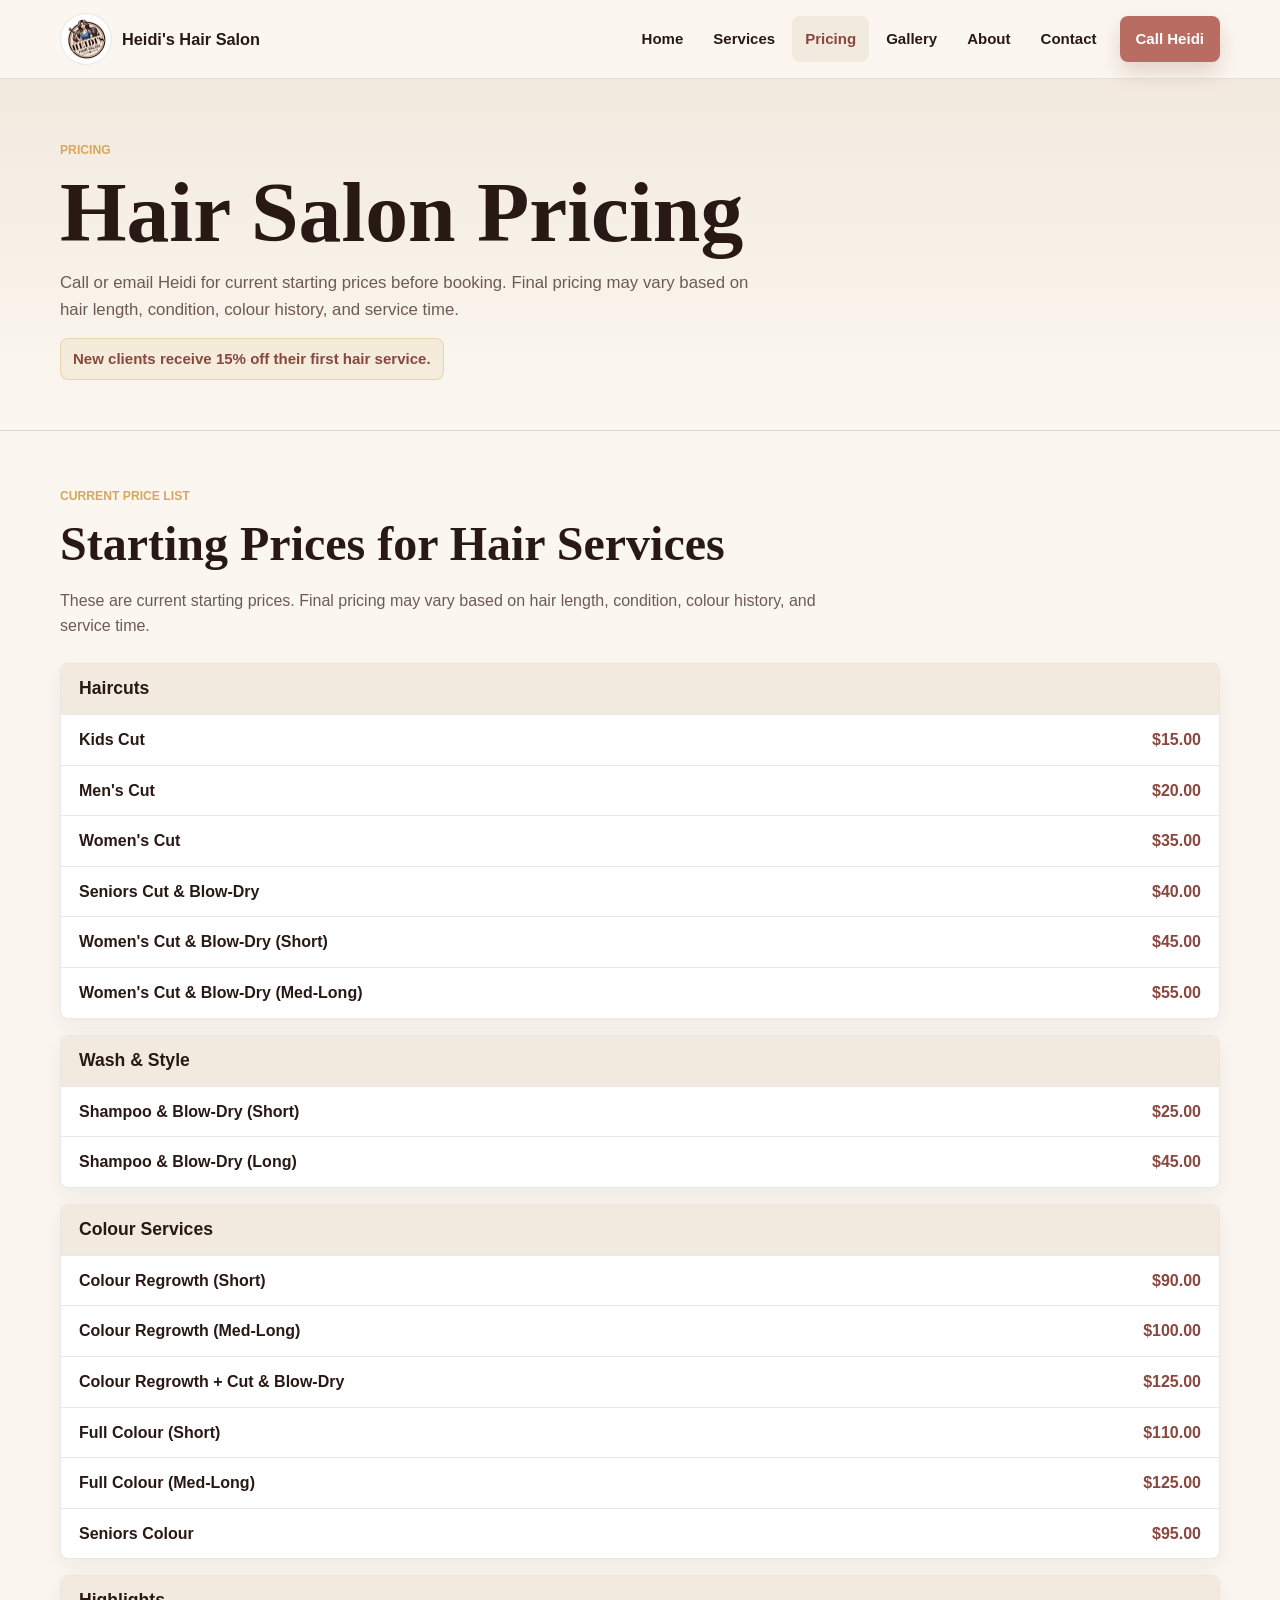
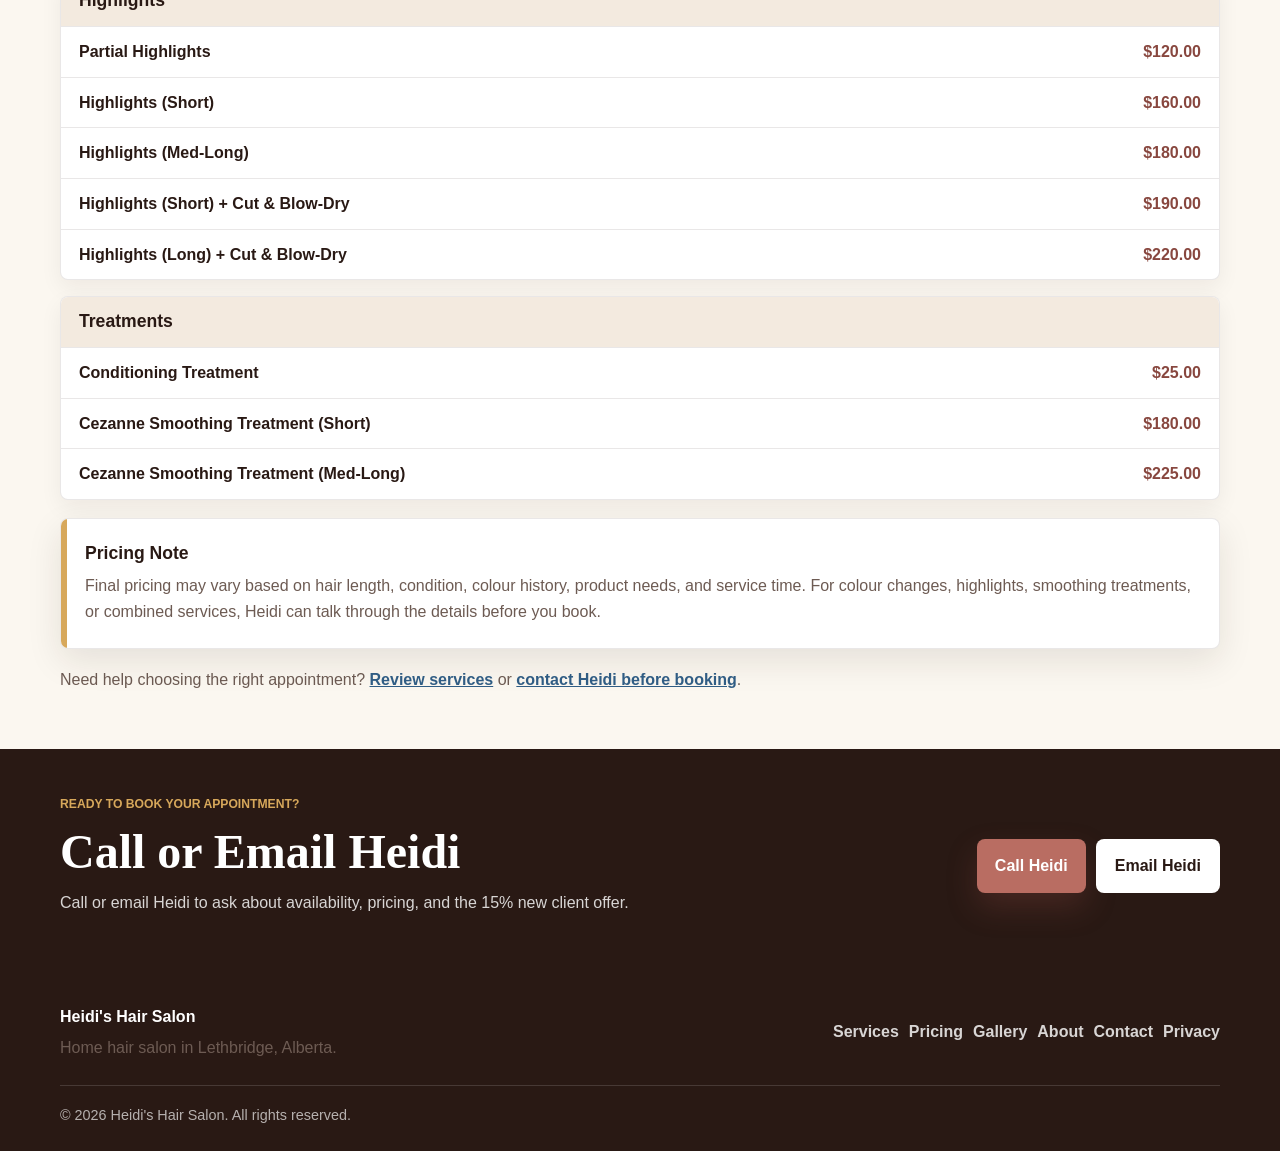
<file: pricing.html>
<!DOCTYPE html>
<html lang="en-CA">
  <head>
    <meta charset="utf-8">
    <meta name="viewport" content="width=device-width, initial-scale=1">
    <!-- Google tag (gtag.js) -->
    <script async src="https://www.googletagmanager.com/gtag/js?id=G-0PMNT4Z1PG"></script>
    <script>
      window.dataLayer = window.dataLayer || [];
      function gtag(){dataLayer.push(arguments);}
      gtag('js', new Date());

      gtag('config', 'G-0PMNT4Z1PG');
      gtag('config', 'AW-18136060932');
    </script>
    <title>Hair Salon Prices in Lethbridge | Heidi's Hair Salon</title>
    <meta name="description" content="Hair salon prices in Lethbridge for cuts, wash and style, colour, highlights, treatments, and Cezanne smoothing at Heidi's private home salon.">
    <meta name="robots" content="index, follow">
    <link rel="canonical" href="https://heidishairsalon.ca/pricing.html">

    <meta property="og:type" content="website">
    <meta property="og:title" content="Hair Salon Prices in Lethbridge | Heidi's Hair Salon">
    <meta property="og:description" content="View starting prices for cuts, colour, highlights, styling, treatments, and smoothing at Heidi's Hair Salon.">
    <meta property="og:url" content="https://heidishairsalon.ca/pricing.html">
    <meta property="og:site_name" content="Heidi's Hair Salon">
    <meta property="og:image" content="https://heidishairsalon.ca/Images/og-image.png">
    <meta property="og:image:secure_url" content="https://heidishairsalon.ca/Images/og-image.png">
    <meta property="og:image:type" content="image/png">
    <meta property="og:image:width" content="1200">
    <meta property="og:image:height" content="630">
    <meta property="og:image:alt" content="Heidi's Hair Salon, a private salon experience with professional results in Lethbridge, Alberta.">
    <meta property="og:locale" content="en_CA">

    <meta name="twitter:card" content="summary_large_image">
    <meta name="twitter:title" content="Hair Salon Prices in Lethbridge | Heidi's Hair Salon">
    <meta name="twitter:description" content="Starting prices and quote guidance for Heidi's Hair Salon in Lethbridge.">
    <meta name="twitter:image" content="https://heidishairsalon.ca/Images/og-image.png">
    <meta name="twitter:image:alt" content="Heidi's Hair Salon, a private salon experience with professional results in Lethbridge, Alberta.">

    <link rel="icon" href="Images/favicon-192.png" type="image/png">
    <link rel="shortcut icon" href="Images/favicon-192.png" type="image/png">
    <link rel="apple-touch-icon" href="Images/favicon-192.png">
    <link rel="stylesheet" href="styles.css">
  </head>
  <body>
    <a class="skip-link" href="#main">Skip to content</a>
    <header class="site-header" data-header>
      <nav class="nav wrap" aria-label="Main navigation">
        <a class="brand" href="/" aria-label="Heidi's Hair Salon home">
          <img src="Images/heidis-hair-salon-logo-160.png" width="160" height="163" alt="Heidi's Hair Salon logo" decoding="async">
          <span>Heidi's Hair Salon</span>
        </a>
        <a class="header-call" href="tel:+16043455097">Call</a>
        <button class="nav-toggle" type="button" aria-expanded="false" aria-controls="primary-navigation" data-nav-toggle>
          <span></span>
          <span></span>
          <span></span>
          <span class="sr-only">Menu</span>
        </button>
        <div class="nav-links" id="primary-navigation" data-nav-menu>
          <a href="/">Home</a>
          <a href="/services.html">Services</a>
          <a href="/pricing.html" aria-current="page">Pricing</a>
          <a href="/gallery.html">Gallery</a>
          <a href="/about.html">About</a>
          <a href="/contact.html">Contact</a>
          <a class="nav-cta" href="tel:+16043455097">Call Heidi</a>
        </div>
      </nav>
    </header>

    <main id="main">
      <section class="page-hero" aria-labelledby="pricing-title">
        <div class="wrap page-hero-inner">
          <p class="section-kicker">Pricing</p>
          <h1 id="pricing-title">Hair Salon Pricing</h1>
          <p>Call or email Heidi for current starting prices before booking. Final pricing may vary based on hair length, condition, colour history, and service time.</p>
          <p class="promo-note">New clients receive 15% off their first hair service.</p>
        </div>
      </section>

      <section class="section-pad" aria-labelledby="pricing-list-title">
        <div class="wrap">
          <div class="section-heading">
            <p class="section-kicker">Current price list</p>
            <h2 id="pricing-list-title">Starting Prices for Hair Services</h2>
            <p>These are current starting prices. Final pricing may vary based on hair length, condition, colour history, and service time.</p>
          </div>

          <div class="price-list" aria-label="Heidi's Hair Salon price list">
            <section class="price-category" aria-labelledby="haircuts-prices">
              <h3 id="haircuts-prices">Haircuts</h3>
              <dl>
                <div><dt>Kids Cut</dt><dd>$15.00</dd></div>
                <div><dt>Men's Cut</dt><dd>$20.00</dd></div>
                <div><dt>Women's Cut</dt><dd>$35.00</dd></div>
                <div><dt>Seniors Cut &amp; Blow-Dry</dt><dd>$40.00</dd></div>
                <div><dt>Women's Cut &amp; Blow-Dry (Short)</dt><dd>$45.00</dd></div>
                <div><dt>Women's Cut &amp; Blow-Dry (Med-Long)</dt><dd>$55.00</dd></div>
              </dl>
            </section>

            <section class="price-category" aria-labelledby="wash-style-prices">
              <h3 id="wash-style-prices">Wash &amp; Style</h3>
              <dl>
                <div><dt>Shampoo &amp; Blow-Dry (Short)</dt><dd>$25.00</dd></div>
                <div><dt>Shampoo &amp; Blow-Dry (Long)</dt><dd>$45.00</dd></div>
              </dl>
            </section>

            <section class="price-category" aria-labelledby="colour-prices">
              <h3 id="colour-prices">Colour Services</h3>
              <dl>
                <div><dt>Colour Regrowth (Short)</dt><dd>$90.00</dd></div>
                <div><dt>Colour Regrowth (Med-Long)</dt><dd>$100.00</dd></div>
                <div><dt>Colour Regrowth + Cut &amp; Blow-Dry</dt><dd>$125.00</dd></div>
                <div><dt>Full Colour (Short)</dt><dd>$110.00</dd></div>
                <div><dt>Full Colour (Med-Long)</dt><dd>$125.00</dd></div>
                <div><dt>Seniors Colour</dt><dd>$95.00</dd></div>
              </dl>
            </section>

            <section class="price-category" aria-labelledby="highlight-prices">
              <h3 id="highlight-prices">Highlights</h3>
              <dl>
                <div><dt>Partial Highlights</dt><dd>$120.00</dd></div>
                <div><dt>Highlights (Short)</dt><dd>$160.00</dd></div>
                <div><dt>Highlights (Med-Long)</dt><dd>$180.00</dd></div>
                <div><dt>Highlights (Short) + Cut &amp; Blow-Dry</dt><dd>$190.00</dd></div>
                <div><dt>Highlights (Long) + Cut &amp; Blow-Dry</dt><dd>$220.00</dd></div>
              </dl>
            </section>

            <section class="price-category" aria-labelledby="treatment-prices">
              <h3 id="treatment-prices">Treatments</h3>
              <dl>
                <div><dt>Conditioning Treatment</dt><dd>$25.00</dd></div>
                <div><dt>Cezanne Smoothing Treatment (Short)</dt><dd>$180.00</dd></div>
                <div><dt>Cezanne Smoothing Treatment (Med-Long)</dt><dd>$225.00</dd></div>
              </dl>
            </section>
          </div>

          <aside class="details-panel pricing-note" aria-label="Pricing note">
            <h3>Pricing Note</h3>
            <p>Final pricing may vary based on hair length, condition, colour history, product needs, and service time. For colour changes, highlights, smoothing treatments, or combined services, Heidi can talk through the details before you book.</p>
          </aside>

          <p class="service-followup">Need help choosing the right appointment? <a href="/services.html">Review services</a> or <a href="/contact.html">contact Heidi before booking</a>.</p>
        </div>
      </section>

      <section class="cta-band" aria-labelledby="pricing-cta-title">
        <div class="wrap cta-inner">
          <div>
            <p class="section-kicker">Ready to book your appointment?</p>
            <h2 id="pricing-cta-title">Call or Email Heidi</h2>
            <p>Call or email Heidi to ask about availability, pricing, and the 15% new client offer.</p>
          </div>
          <div class="contact-actions">
            <a class="button button-primary" href="tel:6043455097">Call Heidi</a>
            <a class="button button-secondary" href="mailto:HeidisHairSalon79@gmail.com">Email Heidi</a>
          </div>
        </div>
      </section>
    </main>

    <footer class="site-footer">
      <div class="wrap footer-grid">
        <div>
          <a class="footer-brand" href="/">Heidi's Hair Salon</a>
          <p>Home hair salon in Lethbridge, Alberta.</p>
        </div>
        <div class="footer-links" aria-label="Footer navigation">
          <a href="/services.html">Services</a>
          <a href="/pricing.html">Pricing</a>
          <a href="/gallery.html">Gallery</a>
          <a href="/about.html">About</a>
          <a href="/contact.html">Contact</a>
          <a href="/privacy.html">Privacy</a>
        </div>
      </div>
      <div class="wrap copyright">
        <span>&copy; <span data-year></span> Heidi's Hair Salon. All rights reserved.</span>
      </div>
    </footer>
    <script src="script.js" defer></script>
  </body>
</html>
</file>
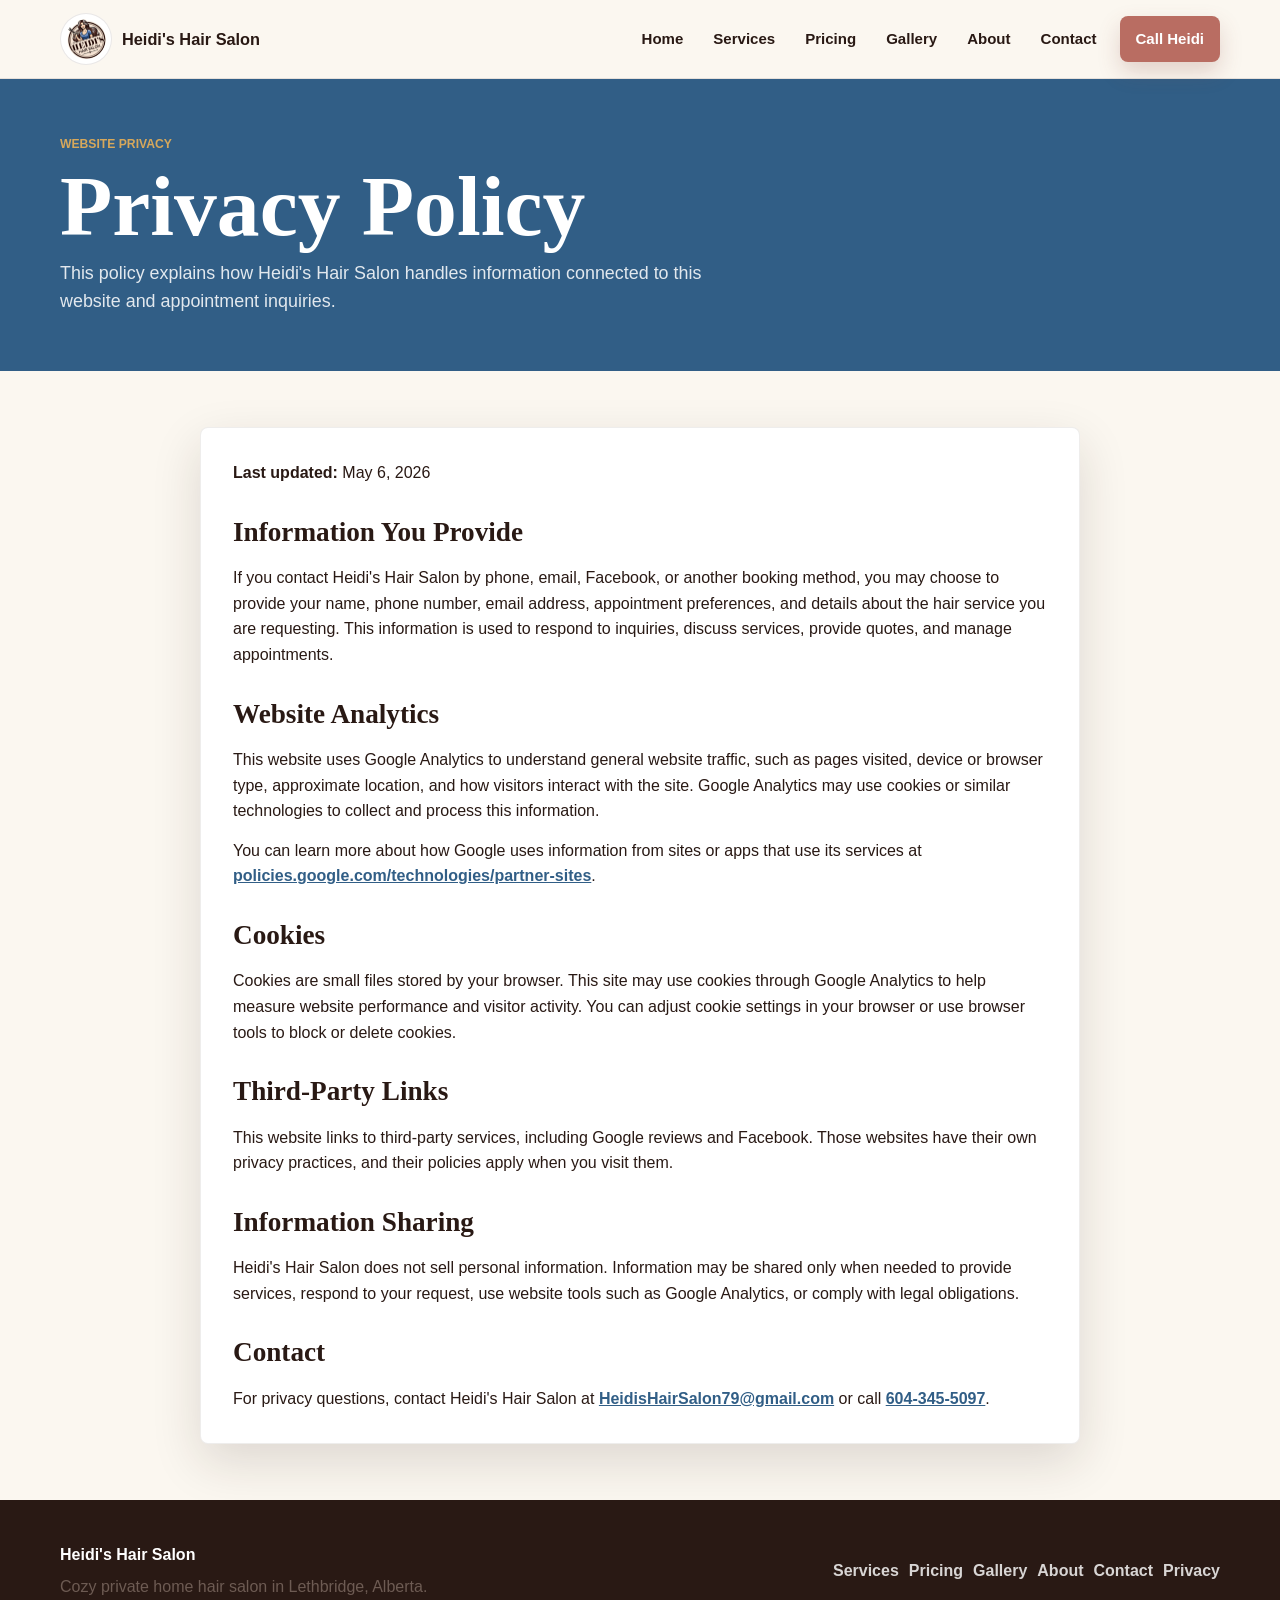
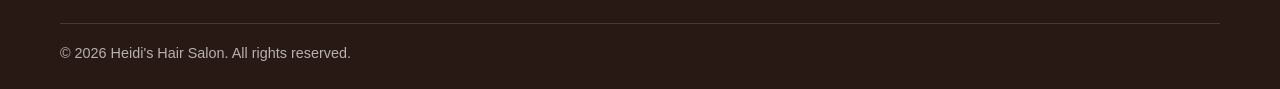
<file: privacy.html>
<!DOCTYPE html>
<html lang="en-CA">
  <head>
    <meta charset="utf-8">
    <meta name="viewport" content="width=device-width, initial-scale=1">
    <!-- Google tag (gtag.js) -->
    <script async src="https://www.googletagmanager.com/gtag/js?id=G-0PMNT4Z1PG"></script>
    <script>
      window.dataLayer = window.dataLayer || [];
      function gtag(){dataLayer.push(arguments);}
      gtag('js', new Date());

      gtag('config', 'G-0PMNT4Z1PG');
      gtag('config', 'AW-18136060932');
    </script>
    <title>Privacy Policy | Heidi's Hair Salon Lethbridge</title>
    <meta name="description" content="Privacy policy for Heidi's Hair Salon in Lethbridge, Alberta, including contact information, website analytics, cookies, and third-party links.">
    <meta name="robots" content="index, follow">
    <link rel="canonical" href="https://heidishairsalon.ca/privacy.html">

    <meta property="og:type" content="website">
    <meta property="og:title" content="Privacy Policy | Heidi's Hair Salon Lethbridge">
    <meta property="og:description" content="Learn how Heidi's Hair Salon handles website privacy, contact information, analytics, cookies, and third-party links.">
    <meta property="og:url" content="https://heidishairsalon.ca/privacy.html">
    <meta property="og:site_name" content="Heidi's Hair Salon">
    <meta property="og:image" content="https://heidishairsalon.ca/Images/og-image.png">
    <meta property="og:image:secure_url" content="https://heidishairsalon.ca/Images/og-image.png">
    <meta property="og:image:type" content="image/png">
    <meta property="og:image:width" content="1200">
    <meta property="og:image:height" content="630">
    <meta property="og:image:alt" content="Heidi's Hair Salon, a private salon experience with professional results in Lethbridge, Alberta.">
    <meta property="og:locale" content="en_CA">

    <meta name="twitter:card" content="summary_large_image">
    <meta name="twitter:title" content="Privacy Policy | Heidi's Hair Salon Lethbridge">
    <meta name="twitter:description" content="Website privacy details for Heidi's Hair Salon in Lethbridge, Alberta.">
    <meta name="twitter:image" content="https://heidishairsalon.ca/Images/og-image.png">
    <meta name="twitter:image:alt" content="Heidi's Hair Salon, a private salon experience with professional results in Lethbridge, Alberta.">

    <link rel="icon" href="Images/favicon-192.png" type="image/png">
    <link rel="shortcut icon" href="Images/favicon-192.png" type="image/png">
    <link rel="apple-touch-icon" href="Images/favicon-192.png">
    <link rel="stylesheet" href="styles.css">
  </head>
  <body>
    <a class="skip-link" href="#main">Skip to content</a>

    <header class="site-header" data-header>
      <nav class="nav wrap" aria-label="Main navigation">
        <a class="brand" href="/" aria-label="Heidi's Hair Salon home">
          <img src="Images/heidis-hair-salon-logo-160.png" width="160" height="163" alt="Heidi's Hair Salon logo" decoding="async">
          <span>Heidi's Hair Salon</span>
        </a>

        <a class="header-call" href="tel:+16043455097">Call</a>

        <button class="nav-toggle" type="button" aria-expanded="false" aria-controls="primary-navigation" data-nav-toggle>
          <span></span>
          <span></span>
          <span></span>
          <span class="sr-only">Menu</span>
        </button>

        <div class="nav-links" id="primary-navigation" data-nav-menu>
          <a href="/">Home</a>
          <a href="/services.html">Services</a>
          <a href="/pricing.html">Pricing</a>
          <a href="/gallery.html">Gallery</a>
          <a href="/about.html">About</a>
          <a href="/contact.html">Contact</a>
          <a class="nav-cta" href="tel:+16043455097">Call Heidi</a>
        </div>
      </nav>
    </header>

    <main id="main">
      <section class="privacy-hero section-pad" aria-labelledby="privacy-title">
        <div class="wrap">
          <p class="section-kicker">Website privacy</p>
          <h1 id="privacy-title">Privacy Policy</h1>
          <p class="hero-copy">This policy explains how Heidi's Hair Salon handles information connected to this website and appointment inquiries.</p>
        </div>
      </section>

      <section class="privacy-content section-pad">
        <div class="wrap policy-layout">
          <article class="policy-copy">
            <p><strong>Last updated:</strong> May 6, 2026</p>

            <h2>Information You Provide</h2>
            <p>If you contact Heidi's Hair Salon by phone, email, Facebook, or another booking method, you may choose to provide your name, phone number, email address, appointment preferences, and details about the hair service you are requesting. This information is used to respond to inquiries, discuss services, provide quotes, and manage appointments.</p>

            <h2>Website Analytics</h2>
            <p>This website uses Google Analytics to understand general website traffic, such as pages visited, device or browser type, approximate location, and how visitors interact with the site. Google Analytics may use cookies or similar technologies to collect and process this information.</p>
            <p>You can learn more about how Google uses information from sites or apps that use its services at <a href="https://policies.google.com/technologies/partner-sites" target="_blank" rel="noopener">policies.google.com/technologies/partner-sites</a>.</p>

            <h2>Cookies</h2>
            <p>Cookies are small files stored by your browser. This site may use cookies through Google Analytics to help measure website performance and visitor activity. You can adjust cookie settings in your browser or use browser tools to block or delete cookies.</p>

            <h2>Third-Party Links</h2>
            <p>This website links to third-party services, including Google reviews and Facebook. Those websites have their own privacy practices, and their policies apply when you visit them.</p>

            <h2>Information Sharing</h2>
            <p>Heidi's Hair Salon does not sell personal information. Information may be shared only when needed to provide services, respond to your request, use website tools such as Google Analytics, or comply with legal obligations.</p>

            <h2>Contact</h2>
            <p>For privacy questions, contact Heidi's Hair Salon at <a href="mailto:HeidisHairSalon79@gmail.com">HeidisHairSalon79@gmail.com</a> or call <a href="tel:+16043455097">604-345-5097</a>.</p>
          </article>
        </div>
      </section>
    </main>

    <footer class="site-footer">
      <div class="wrap footer-grid">
        <div>
          <a class="footer-brand" href="/">Heidi's Hair Salon</a>
          <p>Cozy private home hair salon in Lethbridge, Alberta.</p>
        </div>
        <div class="footer-links" aria-label="Footer navigation">
          <a href="/services.html">Services</a>
          <a href="/pricing.html">Pricing</a>
          <a href="/gallery.html">Gallery</a>
          <a href="/about.html">About</a>
          <a href="/contact.html">Contact</a>
          <a href="/privacy.html">Privacy</a>
        </div>
      </div>
      <div class="wrap copyright">
        <span>&copy; <span data-year></span> Heidi's Hair Salon. All rights reserved.</span>
      </div>
    </footer>

    <script src="script.js" defer></script>
  </body>
</html>
</file>
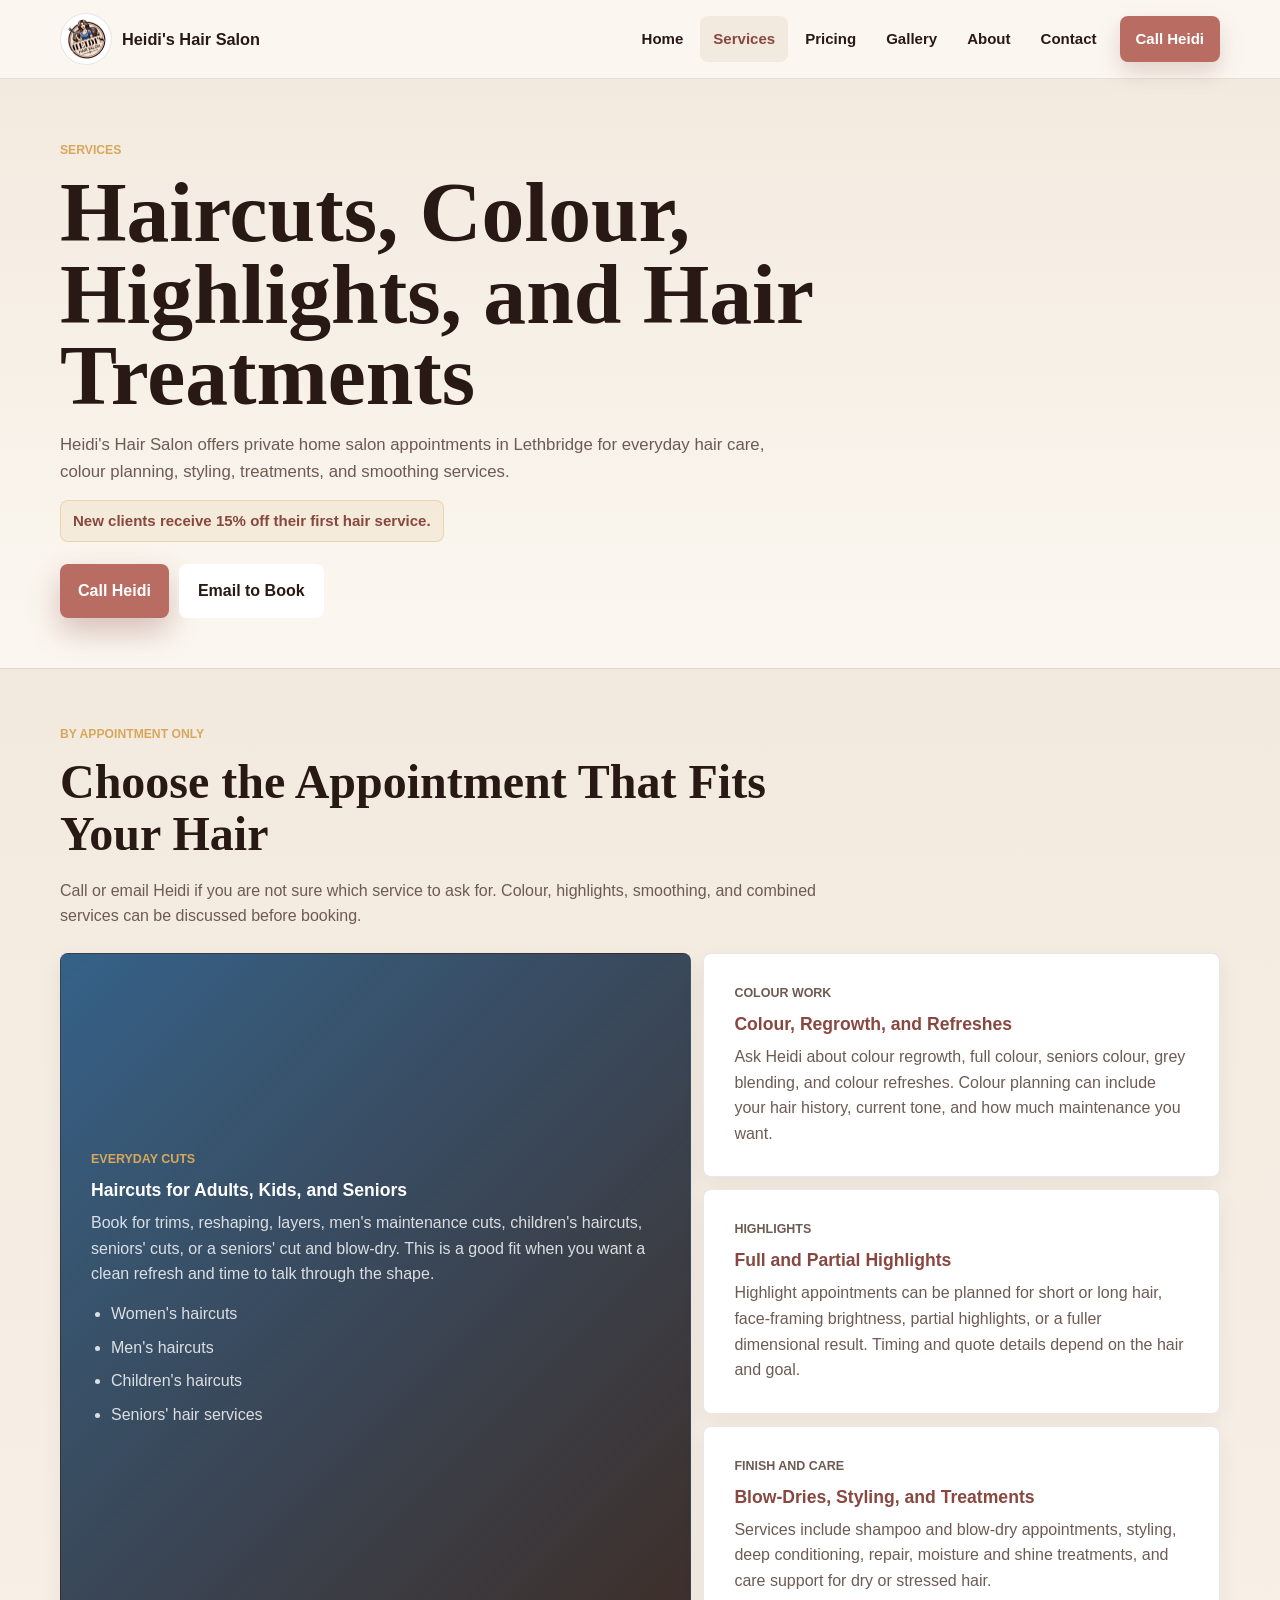
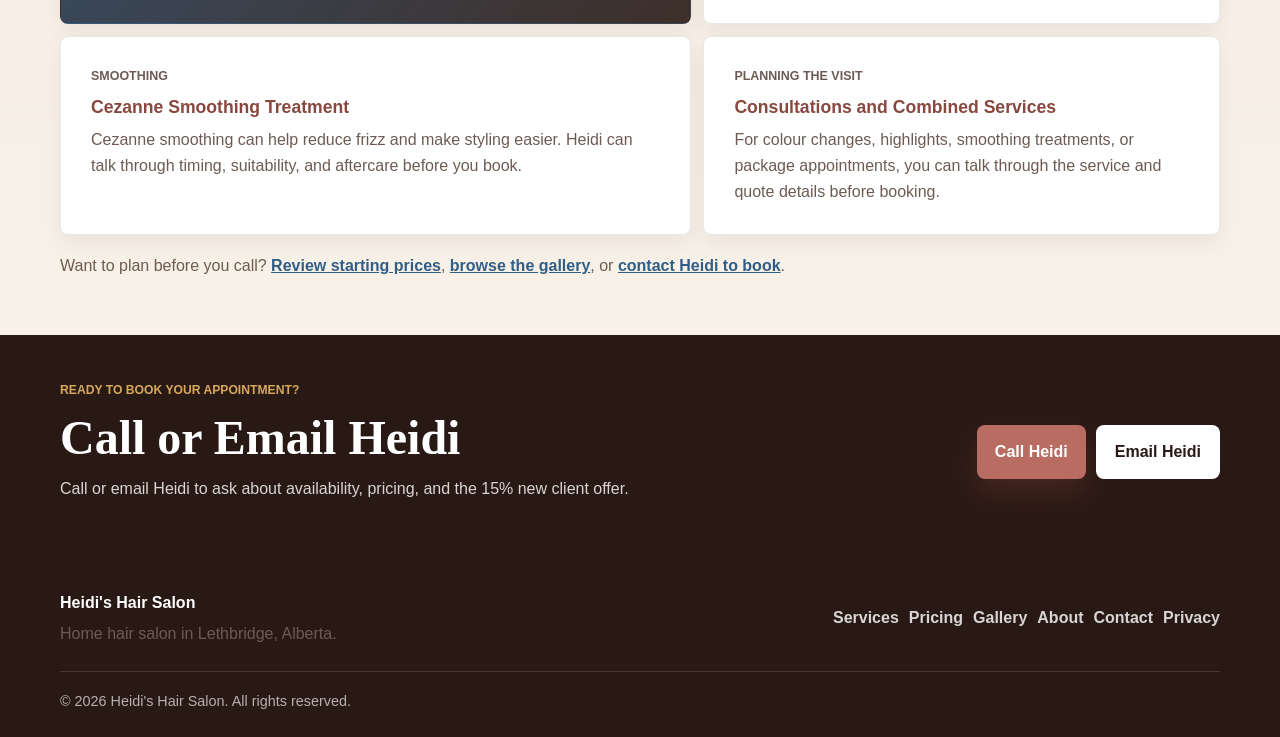
<file: services.html>
<!DOCTYPE html>
<html lang="en-CA">
  <head>
    <meta charset="utf-8">
    <meta name="viewport" content="width=device-width, initial-scale=1">
    <!-- Google tag (gtag.js) -->
    <script async src="https://www.googletagmanager.com/gtag/js?id=G-0PMNT4Z1PG"></script>
    <script>
      window.dataLayer = window.dataLayer || [];
      function gtag(){dataLayer.push(arguments);}
      gtag('js', new Date());

      gtag('config', 'G-0PMNT4Z1PG');
      gtag('config', 'AW-18136060932');
    </script>
    <title>Hair Services in Lethbridge | Heidi's Hair Salon</title>
    <meta name="description" content="Haircuts, colour, highlights, blow-dries, treatments, Cezanne smoothing, and consultations at Heidi's private home salon in Lethbridge.">
    <meta name="robots" content="index, follow">
    <link rel="canonical" href="https://heidishairsalon.ca/services.html">

    <meta property="og:type" content="website">
    <meta property="og:title" content="Hair Services in Lethbridge | Heidi's Hair Salon">
    <meta property="og:description" content="Explore haircuts, colour, highlights, styling, treatments, and smoothing services by appointment with Heidi.">
    <meta property="og:url" content="https://heidishairsalon.ca/services.html">
    <meta property="og:site_name" content="Heidi's Hair Salon">
    <meta property="og:image" content="https://heidishairsalon.ca/Images/og-image.png">
    <meta property="og:image:secure_url" content="https://heidishairsalon.ca/Images/og-image.png">
    <meta property="og:image:type" content="image/png">
    <meta property="og:image:width" content="1200">
    <meta property="og:image:height" content="630">
    <meta property="og:image:alt" content="Heidi's Hair Salon, a private salon experience with professional results in Lethbridge, Alberta.">
    <meta property="og:locale" content="en_CA">

    <meta name="twitter:card" content="summary_large_image">
    <meta name="twitter:title" content="Hair Services in Lethbridge | Heidi's Hair Salon">
    <meta name="twitter:description" content="Private home salon services for cuts, colour, highlights, styling, treatments, and smoothing in Lethbridge.">
    <meta name="twitter:image" content="https://heidishairsalon.ca/Images/og-image.png">
    <meta name="twitter:image:alt" content="Heidi's Hair Salon, a private salon experience with professional results in Lethbridge, Alberta.">

    <link rel="icon" href="Images/favicon-192.png" type="image/png">
    <link rel="shortcut icon" href="Images/favicon-192.png" type="image/png">
    <link rel="apple-touch-icon" href="Images/favicon-192.png">
    <link rel="stylesheet" href="styles.css">
  </head>
  <body>
    <a class="skip-link" href="#main">Skip to content</a>
    <header class="site-header" data-header>
      <nav class="nav wrap" aria-label="Main navigation">
        <a class="brand" href="/" aria-label="Heidi's Hair Salon home">
          <img src="Images/heidis-hair-salon-logo-160.png" width="160" height="163" alt="Heidi's Hair Salon logo" decoding="async">
          <span>Heidi's Hair Salon</span>
        </a>
        <a class="header-call" href="tel:+16043455097">Call</a>
        <button class="nav-toggle" type="button" aria-expanded="false" aria-controls="primary-navigation" data-nav-toggle>
          <span></span>
          <span></span>
          <span></span>
          <span class="sr-only">Menu</span>
        </button>
        <div class="nav-links" id="primary-navigation" data-nav-menu>
          <a href="/">Home</a>
          <a href="/services.html" aria-current="page">Services</a>
          <a href="/pricing.html">Pricing</a>
          <a href="/gallery.html">Gallery</a>
          <a href="/about.html">About</a>
          <a href="/contact.html">Contact</a>
          <a class="nav-cta" href="tel:+16043455097">Call Heidi</a>
        </div>
      </nav>
    </header>

    <main id="main">
      <section class="page-hero" aria-labelledby="services-title">
        <div class="wrap page-hero-inner">
          <p class="section-kicker">Services</p>
          <h1 id="services-title">Haircuts, Colour, Highlights, and Hair Treatments</h1>
          <p>Heidi's Hair Salon offers private home salon appointments in Lethbridge for everyday hair care, colour planning, styling, treatments, and smoothing services.</p>
          <p class="promo-note">New clients receive 15% off their first hair service.</p>
          <div class="hero-actions">
            <a class="button button-primary" href="tel:6043455097">Call Heidi</a>
            <a class="button button-secondary" href="mailto:HeidisHairSalon79@gmail.com">Email to Book</a>
          </div>
        </div>
      </section>

      <section class="services section-pad" aria-labelledby="service-list-title">
        <div class="wrap">
          <div class="section-heading">
            <p class="section-kicker">By appointment only</p>
            <h2 id="service-list-title">Choose the Appointment That Fits Your Hair</h2>
            <p>Call or email Heidi if you are not sure which service to ask for. Colour, highlights, smoothing, and combined services can be discussed before booking.</p>
          </div>

          <div class="service-groups">
            <article class="service-group service-group-main">
              <p class="service-label">Everyday cuts</p>
              <h3>Haircuts for Adults, Kids, and Seniors</h3>
              <p>Book for trims, reshaping, layers, men's maintenance cuts, children's haircuts, seniors' cuts, or a seniors' cut and blow-dry. This is a good fit when you want a clean refresh and time to talk through the shape.</p>
              <ul class="plain-list">
                <li>Women's haircuts</li>
                <li>Men's haircuts</li>
                <li>Children's haircuts</li>
                <li>Seniors' hair services</li>
              </ul>
            </article>

            <article class="service-group">
              <p class="service-label">Colour work</p>
              <h3>Colour, Regrowth, and Refreshes</h3>
              <p>Ask Heidi about colour regrowth, full colour, seniors colour, grey blending, and colour refreshes. Colour planning can include your hair history, current tone, and how much maintenance you want.</p>
            </article>

            <article class="service-group">
              <p class="service-label">Highlights</p>
              <h3>Full and Partial Highlights</h3>
              <p>Highlight appointments can be planned for short or long hair, face-framing brightness, partial highlights, or a fuller dimensional result. Timing and quote details depend on the hair and goal.</p>
            </article>

            <article class="service-group">
              <p class="service-label">Finish and care</p>
              <h3>Blow-Dries, Styling, and Treatments</h3>
              <p>Services include shampoo and blow-dry appointments, styling, deep conditioning, repair, moisture and shine treatments, and care support for dry or stressed hair.</p>
            </article>

            <article class="service-group">
              <p class="service-label">Smoothing</p>
              <h3>Cezanne Smoothing Treatment</h3>
              <p>Cezanne smoothing can help reduce frizz and make styling easier. Heidi can talk through timing, suitability, and aftercare before you book.</p>
            </article>

            <article class="service-group">
              <p class="service-label">Planning the visit</p>
              <h3>Consultations and Combined Services</h3>
              <p>For colour changes, highlights, smoothing treatments, or package appointments, you can talk through the service and quote details before booking.</p>
            </article>
          </div>

          <p class="service-followup">Want to plan before you call? <a href="/pricing.html">Review starting prices</a>, <a href="/gallery.html">browse the gallery</a>, or <a href="/contact.html">contact Heidi to book</a>.</p>
        </div>
      </section>

      <section class="cta-band" aria-labelledby="services-cta-title">
        <div class="wrap cta-inner">
          <div>
            <p class="section-kicker">Ready to book your appointment?</p>
            <h2 id="services-cta-title">Call or Email Heidi</h2>
            <p>Call or email Heidi to ask about availability, pricing, and the 15% new client offer.</p>
          </div>
          <div class="contact-actions">
            <a class="button button-primary" href="tel:6043455097">Call Heidi</a>
            <a class="button button-secondary" href="mailto:HeidisHairSalon79@gmail.com">Email Heidi</a>
          </div>
        </div>
      </section>
    </main>

    <footer class="site-footer">
      <div class="wrap footer-grid">
        <div>
          <a class="footer-brand" href="/">Heidi's Hair Salon</a>
          <p>Home hair salon in Lethbridge, Alberta.</p>
        </div>
        <div class="footer-links" aria-label="Footer navigation">
          <a href="/services.html">Services</a>
          <a href="/pricing.html">Pricing</a>
          <a href="/gallery.html">Gallery</a>
          <a href="/about.html">About</a>
          <a href="/contact.html">Contact</a>
          <a href="/privacy.html">Privacy</a>
        </div>
      </div>
      <div class="wrap copyright">
        <span>&copy; <span data-year></span> Heidi's Hair Salon. All rights reserved.</span>
      </div>
    </footer>
    <script src="script.js" defer></script>
  </body>
</html>
</file>
<file: styles.css>
:root {
  --ink: #291914;
  --muted: #6d5b53;
  --cream: #fbf7f0;
  --linen: #f3eadf;
  --rose: #b96d62;
  --rose-dark: #88473f;
  --blue: #315e86;
  --gold: #d7a85b;
  --white: #ffffff;
  --shadow: 0 18px 50px rgba(41, 25, 20, 0.14);
  --soft-shadow: 0 12px 34px rgba(41, 25, 20, 0.1);
  --hairline: rgba(41, 25, 20, 0.1);
  --radius: 8px;
  --max: 1160px;
}

* {
  box-sizing: border-box;
}

html {
  scroll-behavior: smooth;
}

body {
  margin: 0;
  color: var(--ink);
  background: var(--cream);
  font-family: Arial, Helvetica, sans-serif;
  line-height: 1.6;
  text-rendering: optimizeLegibility;
  -webkit-font-smoothing: antialiased;
}

img {
  display: block;
  max-width: 100%;
  height: auto;
}

a {
  color: inherit;
}

a:focus-visible,
button:focus-visible {
  outline: 3px solid rgba(49, 94, 134, 0.55);
  outline-offset: 3px;
}

address {
  font-style: normal;
}

.wrap {
  width: min(100% - 28px, var(--max));
  margin-inline: auto;
}

.skip-link {
  position: fixed;
  top: 10px;
  left: 10px;
  z-index: 100;
  transform: translateY(-150%);
  padding: 10px 14px;
  background: var(--blue);
  color: var(--white);
  border-radius: var(--radius);
  text-decoration: none;
}

.skip-link:focus {
  transform: translateY(0);
}

.sr-only {
  position: absolute;
  width: 1px;
  height: 1px;
  padding: 0;
  margin: -1px;
  overflow: hidden;
  clip: rect(0, 0, 0, 0);
  white-space: nowrap;
  border: 0;
}

.site-header {
  position: sticky;
  top: 0;
  z-index: 50;
  background: rgba(251, 247, 240, 0.96);
  border-bottom: 1px solid var(--hairline);
  backdrop-filter: blur(16px);
}

.nav {
  min-height: 70px;
  display: flex;
  align-items: center;
  justify-content: space-between;
  gap: 10px;
}

.brand {
  display: inline-flex;
  align-items: center;
  gap: 8px;
  min-width: 0;
  color: var(--ink);
  font-weight: 800;
  text-decoration: none;
}

.brand img {
  width: 46px;
  height: 46px;
  object-fit: contain;
  padding: 5px;
  background: var(--white);
  border: 1px solid var(--hairline);
  border-radius: 50%;
}

.brand span {
  font-size: 0.98rem;
  white-space: nowrap;
}

.header-call {
  display: inline-flex;
  align-items: center;
  justify-content: center;
  min-height: 44px;
  margin-left: auto;
  padding: 10px 14px;
  background: var(--rose);
  color: var(--white);
  border-radius: var(--radius);
  font-size: 0.92rem;
  font-weight: 900;
  text-decoration: none;
  box-shadow: 0 10px 22px rgba(137, 71, 63, 0.18);
}

.nav-toggle {
  width: 44px;
  height: 44px;
  display: inline-grid;
  place-content: center;
  gap: 5px;
  padding: 0;
  background: var(--white);
  border: 1px solid rgba(41, 25, 20, 0.14);
  border-radius: var(--radius);
  cursor: pointer;
}

.nav-toggle span:not(.sr-only) {
  width: 20px;
  height: 2px;
  background: var(--ink);
}

.nav-links {
  position: fixed;
  top: 70px;
  right: 14px;
  left: 14px;
  display: grid;
  gap: 6px;
  padding: 14px;
  background: var(--white);
  border: 1px solid rgba(41, 25, 20, 0.1);
  border-radius: var(--radius);
  box-shadow: var(--shadow);
  opacity: 0;
  visibility: hidden;
  transform: translateY(-8px);
  transition: opacity 180ms ease, transform 180ms ease, visibility 180ms ease;
}

.nav-links.is-open {
  opacity: 1;
  visibility: visible;
  transform: translateY(0);
}

.nav-links a {
  min-height: 46px;
  display: flex;
  align-items: center;
  padding: 11px 13px;
  color: var(--ink);
  font-size: 0.95rem;
  font-weight: 800;
  text-decoration: none;
  border-radius: var(--radius);
}

.nav-links a:hover,
.nav-links a:focus-visible {
  background: var(--linen);
}

.nav-links a[aria-current="page"] {
  background: var(--linen);
  color: var(--rose-dark);
}

.nav-cta {
  background: var(--rose);
  color: var(--white) !important;
  text-align: center;
  box-shadow: 0 10px 22px rgba(137, 71, 63, 0.22);
}

.nav-links .nav-cta[aria-current="page"] {
  background: var(--rose);
  color: var(--white);
}

.hero {
  position: relative;
  min-height: 560px;
  display: grid;
  align-items: end;
  overflow: hidden;
  background: var(--ink);
}

.hero picture,
.hero-image,
.hero-overlay {
  position: absolute;
  inset: 0;
  width: 100%;
  height: 100%;
}

.hero-image {
  object-fit: cover;
  object-position: 54% center;
  filter: saturate(0.95) contrast(1.03);
}

.hero-overlay {
  background:
    linear-gradient(90deg, rgba(25, 13, 10, 0.9) 0%, rgba(25, 13, 10, 0.68) 48%, rgba(25, 13, 10, 0.22) 100%),
    linear-gradient(0deg, rgba(25, 13, 10, 0.68) 0%, rgba(25, 13, 10, 0) 58%);
}

.hero-content {
  position: relative;
  z-index: 1;
  padding-block: 82px 38px;
  color: var(--white);
}

.eyebrow,
.section-kicker {
  margin: 0 0 12px;
  color: var(--gold);
  font-size: 0.76rem;
  font-weight: 800;
  letter-spacing: 0;
  text-transform: uppercase;
}

h1,
h2,
h3,
p {
  overflow-wrap: anywhere;
}

h1 {
  max-width: 820px;
  margin: 0;
  font-family: Georgia, "Times New Roman", serif;
  font-size: 2.95rem;
  font-weight: 700;
  line-height: 0.95;
  letter-spacing: 0;
}

h2 {
  margin: 0 0 18px;
  max-width: 820px;
  font-family: Georgia, "Times New Roman", serif;
  font-size: 1.9rem;
  font-weight: 700;
  line-height: 1.08;
  letter-spacing: 0;
}

h3 {
  margin: 0 0 8px;
  font-size: 1.1rem;
  line-height: 1.25;
  letter-spacing: 0;
}

p {
  margin: 0;
}

.hero-tagline {
  max-width: min(680px, 100%);
  margin-top: 14px;
  color: var(--white);
  font-family: Georgia, "Times New Roman", serif;
  font-size: 1.35rem;
  line-height: 1.25;
}

.hero-copy {
  max-width: min(660px, 100%);
  margin-top: 12px;
  color: rgba(255, 255, 255, 0.9);
  font-size: 1.02rem;
  line-height: 1.55;
}

.promo-note {
  width: fit-content;
  max-width: min(680px, 100%);
  margin-top: 14px;
  padding: 8px 12px;
  background: rgba(215, 168, 91, 0.12);
  color: var(--rose-dark);
  border: 1px solid rgba(215, 168, 91, 0.34);
  border-radius: var(--radius);
  font-size: 0.94rem;
  font-weight: 800;
}

.hero .promo-note {
  background: rgba(255, 255, 255, 0.12);
  color: var(--white);
  border-color: rgba(255, 255, 255, 0.22);
}

.hero-actions,
.contact-actions {
  display: flex;
  flex-wrap: wrap;
  gap: 10px;
  margin-top: 22px;
}

.button {
  display: inline-flex;
  align-items: center;
  justify-content: center;
  min-height: 52px;
  padding: 13px 18px;
  border-radius: var(--radius);
  font-weight: 800;
  text-decoration: none;
  transition: transform 180ms ease, box-shadow 180ms ease, background 180ms ease;
}

.button:hover,
.button:focus-visible {
  transform: translateY(-1px);
}

.button-primary {
  background: var(--rose);
  color: var(--white);
  box-shadow: 0 14px 30px rgba(137, 71, 63, 0.3);
}

.button-primary:hover,
.button-primary:focus-visible {
  background: var(--rose-dark);
}

.button-secondary {
  background: var(--white);
  color: var(--ink);
  border: 1px solid rgba(255, 255, 255, 0.18);
}

.appointment-notes {
  background: var(--blue);
  color: var(--white);
}

.note-grid {
  display: grid;
  gap: 1px;
  background: rgba(255, 255, 255, 0.18);
}

.note-grid div {
  display: grid;
  gap: 4px;
  padding: 20px;
  background: var(--blue);
}

.note-grid strong {
  font-size: 1rem;
}

.note-grid span {
  color: rgba(255, 255, 255, 0.78);
  font-size: 0.93rem;
}

.section-pad {
  padding-block: 56px;
}

.page-hero {
  background:
    linear-gradient(180deg, var(--linen) 0%, var(--cream) 100%);
  border-bottom: 1px solid var(--hairline);
}

.page-hero-inner {
  padding-block: 62px 50px;
}

.page-hero h1 {
  color: var(--ink);
}

.page-hero p:not(.section-kicker):not(.promo-note) {
  max-width: 720px;
  margin-top: 16px;
  color: var(--muted);
  font-size: 1.05rem;
}

.split,
.review-layout,
.contact-layout {
  display: grid;
  gap: 28px;
}

.split p + p {
  margin-top: 16px;
}

.details-panel,
.contact-card,
.qr-card {
  border-radius: var(--radius);
  background: var(--white);
  border: 1px solid var(--hairline);
  box-shadow: var(--soft-shadow);
}

.details-panel {
  position: relative;
  padding: 24px;
  overflow: hidden;
}

.details-panel::before {
  content: "";
  position: absolute;
  inset: 0 auto 0 0;
  width: 6px;
  background: var(--gold);
}

.details-panel img {
  width: 112px;
  height: 112px;
  object-fit: contain;
  margin-bottom: 18px;
}

.details-panel p {
  color: var(--muted);
}

.plain-list {
  display: grid;
  gap: 8px;
  margin: 14px 0 0;
  padding-left: 20px;
  color: var(--muted);
}

.text-link {
  display: inline-flex;
  margin-top: 18px;
  color: var(--blue);
  font-weight: 800;
}

.expectation-list a,
.service-followup a {
  color: var(--blue);
  font-weight: 800;
}

.services {
  background:
    linear-gradient(180deg, var(--linen) 0%, #f8f1e8 100%);
}

.section-heading {
  max-width: 760px;
  margin-bottom: 24px;
}

.section-heading p:last-child {
  color: var(--muted);
  font-size: 1rem;
}

.service-groups {
  display: grid;
  gap: 12px;
}

.summary-grid,
.gallery-grid {
  display: grid;
  gap: 14px;
}

.service-group {
  position: relative;
  padding: 22px;
  background: var(--white);
  border: 1px solid var(--hairline);
  border-radius: var(--radius);
  box-shadow: 0 8px 22px rgba(41, 25, 20, 0.06);
}

.service-group-main {
  background:
    linear-gradient(135deg, rgba(49, 94, 134, 0.98), rgba(41, 25, 20, 0.9));
  color: var(--white);
}

.service-group h3 {
  color: var(--rose-dark);
}

.service-group-main h3 {
  color: var(--white);
}

.service-label {
  margin-bottom: 10px;
  color: var(--blue);
  font-size: 0.78rem;
  font-weight: 900;
  text-transform: uppercase;
}

.service-group-main .service-label {
  color: var(--gold);
}

.service-group p,
.expectation-list p,
.contact-card dd,
.qr-card p,
.footer-grid p {
  color: var(--muted);
}

.service-group-main p,
.service-group-main .plain-list {
  color: rgba(255, 255, 255, 0.82);
}

.service-followup {
  margin-top: 18px;
  color: var(--muted);
}

.service-followup a {
  color: var(--blue);
  font-weight: 800;
}

.price-list {
  display: grid;
  gap: 16px;
}

.price-category {
  overflow: hidden;
  background: var(--white);
  border: 1px solid var(--hairline);
  border-radius: var(--radius);
  box-shadow: 0 8px 22px rgba(41, 25, 20, 0.06);
}

.price-category h3 {
  margin: 0;
  padding: 14px 18px;
  background: var(--linen);
  color: var(--ink);
}

.price-category dl {
  display: grid;
  margin: 0;
}

.price-category dl > div {
  display: grid;
  grid-template-columns: minmax(0, 1fr) auto;
  gap: 16px;
  align-items: baseline;
  padding: 12px 18px;
  border-top: 1px solid var(--hairline);
}

.price-category dt {
  color: var(--ink);
  font-weight: 700;
}

.price-category dd {
  margin: 0;
  color: var(--rose-dark);
  font-weight: 900;
  white-space: nowrap;
}

.pricing-note {
  margin-top: 18px;
}

.meet-preview {
  background: var(--linen);
}

.meet-preview-card {
  display: grid;
  gap: 22px;
  align-items: center;
  padding: 22px;
  background: var(--white);
  border: 1px solid var(--hairline);
  border-radius: var(--radius);
  box-shadow: var(--soft-shadow);
}

.meet-preview-card p:not(.section-kicker) {
  max-width: 680px;
  color: var(--muted);
}

.meet-preview-card .button {
  margin-top: 20px;
}

.meet-heidi {
  background: var(--white);
}

.portrait-frame {
  overflow: hidden;
  border-radius: var(--radius);
  box-shadow: var(--soft-shadow);
}

.portrait-frame img {
  width: 100%;
  aspect-ratio: 4 / 5;
  height: auto;
  object-fit: cover;
  object-position: center 18%;
}

.portrait-frame-small {
  max-width: 220px;
}

.home-salon {
  background: var(--white);
}

.image-frame {
  overflow: hidden;
  border-radius: var(--radius);
  box-shadow: var(--soft-shadow);
}

.image-frame img {
  width: 100%;
  height: 100%;
  min-height: 240px;
  object-fit: cover;
  object-position: center;
}

.expectation-list {
  display: grid;
  gap: 16px;
  margin-top: 22px;
}

.expectation-list div {
  padding-left: 18px;
  border-left: 4px solid var(--gold);
}

.hair-gallery {
  background: var(--cream);
}

.gallery-heading {
  display: grid;
  gap: 18px;
  margin-bottom: 24px;
}

.gallery-heading p:last-child {
  max-width: 680px;
  color: var(--muted);
  font-size: 1rem;
}

.carousel-controls {
  display: flex;
  gap: 8px;
}

.carousel-button {
  width: 44px;
  height: 44px;
  display: inline-grid;
  place-items: center;
  padding: 0;
  background: var(--white);
  color: var(--ink);
  border: 1px solid var(--hairline);
  border-radius: var(--radius);
  box-shadow: 0 8px 20px rgba(41, 25, 20, 0.08);
  cursor: pointer;
  font-size: 1.8rem;
  line-height: 1;
}

.carousel-button:hover,
.carousel-button:focus-visible {
  background: var(--linen);
}

.gallery-carousel {
  margin-inline: -14px;
}

.gallery-track {
  display: grid;
  grid-auto-flow: column;
  grid-auto-columns: minmax(235px, 82%);
  gap: 14px;
  overflow-x: auto;
  padding: 4px 14px 18px;
  scroll-padding-inline: 14px;
  scroll-snap-type: x mandatory;
  scrollbar-width: thin;
}

.gallery-slide {
  margin: 0;
  scroll-snap-align: start;
}

.gallery-photo {
  width: 100%;
  aspect-ratio: 4 / 5;
  display: block;
  object-fit: cover;
  object-position: center;
  background: var(--white);
  border: 1px solid var(--hairline);
  border-radius: var(--radius);
  box-shadow: var(--soft-shadow);
}

.gallery-slide figcaption {
  margin-top: 10px;
  color: var(--muted);
  font-size: 0.94rem;
  font-weight: 800;
}

.reviews {
  background:
    linear-gradient(135deg, var(--blue) 0%, #244864 100%);
  color: var(--white);
}

.reviews .section-kicker {
  color: var(--gold);
}

.reviews p {
  max-width: 650px;
  color: rgba(255, 255, 255, 0.84);
}

.light-heading p:last-child {
  color: rgba(255, 255, 255, 0.84);
}

.review-cards {
  display: grid;
  gap: 14px;
  margin-top: 28px;
}

.review-card {
  padding: 22px;
  background: var(--white);
  border: 1px solid rgba(255, 255, 255, 0.18);
  border-radius: var(--radius);
  box-shadow: 0 12px 28px rgba(25, 13, 10, 0.16);
}

.review-card p {
  max-width: none;
  color: var(--muted);
}

.review-followup {
  margin-top: 22px;
}

.review-followup a {
  color: var(--white);
  font-weight: 800;
}

.review-meta {
  display: grid;
  gap: 2px;
  margin-bottom: 12px;
}

.review-meta strong {
  color: var(--ink);
  font-size: 1.02rem;
}

.review-meta .stars {
  color: var(--rose-dark);
  font-size: 1rem;
  font-weight: 800;
  letter-spacing: 0;
}

.qr-card {
  max-width: 280px;
  padding: 20px;
  justify-self: center;
}

.qr-card img {
  width: 100%;
  max-width: 240px;
  aspect-ratio: 1 / 1;
  height: auto;
  margin-inline: auto;
  object-fit: contain;
  border-radius: 4px;
}

.qr-card p {
  margin-top: 12px;
  color: var(--muted);
  text-align: center;
}

.contact {
  background:
    linear-gradient(180deg, var(--linen) 0%, var(--cream) 100%);
}

.contact-intro > p:not(.section-kicker) {
  max-width: 720px;
  color: var(--muted);
}

.section-heading .promo-note,
.contact-intro > .promo-note {
  color: var(--rose-dark);
  font-size: 0.94rem;
}

.contact-card {
  margin-top: 24px;
  padding: 24px;
}

.contact-card h3 {
  margin-bottom: 18px;
}

.contact-card dl {
  display: grid;
  gap: 0;
  margin: 0;
}

.contact-card dl > div {
  padding-block: 14px;
  border-top: 1px solid var(--hairline);
}

.contact-card dl > div:first-child {
  padding-top: 0;
  border-top: 0;
}

.contact-card dt {
  color: var(--rose-dark);
  font-weight: 800;
}

.contact-card dd {
  margin: 2px 0 0;
}

.contact-card a {
  color: var(--blue);
  font-weight: 800;
}

.button-map {
  background: var(--blue);
  color: var(--white);
  box-shadow: 0 14px 30px rgba(49, 94, 134, 0.24);
}

.button-map:hover,
.button-map:focus-visible {
  background: #244864;
}

.map-frame {
  min-height: 320px;
  overflow: hidden;
  background: var(--linen);
  border: 1px solid var(--hairline);
  border-radius: var(--radius);
  box-shadow: var(--soft-shadow);
}

.map-frame iframe {
  width: 100%;
  height: 100%;
  min-height: 320px;
  display: block;
  border: 0;
}

.cta-band {
  padding-block: 46px;
  background: var(--ink);
  color: var(--white);
}

.cta-inner {
  display: grid;
  gap: 20px;
}

.cta-inner h2 {
  margin-bottom: 12px;
  color: var(--white);
}

.cta-inner p:not(.section-kicker) {
  max-width: 680px;
  color: rgba(255, 255, 255, 0.82);
}

.privacy-hero {
  background: var(--blue);
  color: var(--white);
}

.privacy-hero .hero-copy {
  color: rgba(255, 255, 255, 0.86);
}

.privacy-content {
  background: var(--cream);
}

.policy-layout {
  max-width: 880px;
}

.policy-copy {
  padding: 32px;
  background: var(--white);
  border: 1px solid rgba(41, 25, 20, 0.08);
  border-radius: var(--radius);
  box-shadow: var(--shadow);
}

.policy-copy p + h2 {
  margin-top: 32px;
}

.policy-copy h2 {
  font-size: 1.7rem;
}

.policy-copy p + p {
  margin-top: 14px;
}

.policy-copy a {
  color: var(--blue);
  font-weight: 800;
}

.site-footer {
  padding-block: 42px 24px;
  background: var(--ink);
  color: var(--white);
}

.footer-grid {
  display: grid;
  gap: 24px;
}

.footer-brand {
  display: inline-flex;
  margin-bottom: 6px;
  font-weight: 900;
  text-decoration: none;
}

.footer-links {
  display: flex;
  flex-wrap: wrap;
  gap: 10px;
}

.footer-links a {
  color: rgba(255, 255, 255, 0.82);
  font-weight: 700;
  text-decoration: none;
}

.copyright {
  margin-top: 24px;
  padding-top: 18px;
  border-top: 1px solid rgba(255, 255, 255, 0.14);
  color: rgba(255, 255, 255, 0.66);
  font-size: 0.9rem;
}

@media (min-width: 680px) {
  .wrap {
    width: min(100% - 48px, var(--max));
  }

  .nav {
    min-height: 78px;
    gap: 18px;
  }

  .brand {
    gap: 10px;
  }

  .brand img {
    width: 52px;
    height: 52px;
  }

  .brand span {
    font-size: 1.02rem;
  }

  .nav-links {
    top: 78px;
    right: 24px;
    left: 24px;
  }

  .hero {
    min-height: 640px;
  }

  .hero-content {
    padding-block: 110px 58px;
  }

  .hero-copy {
    font-size: 1.12rem;
  }

  .hero-tagline {
    font-size: 1.55rem;
  }

  h1 {
    font-size: 4.6rem;
  }

  h2 {
    font-size: 2.65rem;
  }

  .note-grid {
    grid-template-columns: repeat(3, 1fr);
  }

  .note-grid div {
    padding: 24px;
  }

  .service-groups {
    grid-template-columns: repeat(2, minmax(0, 1fr));
  }

  .summary-grid,
  .gallery-grid {
    grid-template-columns: repeat(3, minmax(0, 1fr));
  }

  .meet-preview-card {
    grid-template-columns: 220px minmax(0, 1fr);
    padding: 28px;
  }

  .review-cards {
    grid-template-columns: repeat(3, minmax(0, 1fr));
  }

  .gallery-heading {
    grid-template-columns: minmax(0, 1fr) auto;
    align-items: end;
  }

  .gallery-carousel {
    margin-inline: 0;
  }

  .gallery-track {
    grid-auto-columns: minmax(260px, 31%);
    padding-inline: 0;
    scroll-padding-inline: 0;
  }

  .service-group {
    padding: 30px;
  }

  .image-frame img {
    min-height: 320px;
  }

  .footer-grid {
    grid-template-columns: 1fr auto;
    align-items: center;
  }

  .cta-inner {
    grid-template-columns: minmax(0, 1fr) auto;
    align-items: center;
  }
}

@media (min-width: 900px) {
  .header-call {
    display: none;
  }

  .nav-toggle {
    display: none;
  }

  .nav-links {
    position: static;
    display: flex;
    align-items: center;
    gap: 4px;
    padding: 0;
    background: transparent;
    border: 0;
    border-radius: 0;
    box-shadow: none;
    opacity: 1;
    visibility: visible;
    transform: none;
  }

  .nav-links a {
    font-size: 0.94rem;
  }

  .nav-cta {
    margin-left: 6px;
    padding-inline: 16px !important;
  }

  .hero {
    min-height: 700px;
  }

  .hero-content {
    padding-block: 140px 82px;
  }

  h1 {
    font-size: 5.35rem;
  }

  h2 {
    font-size: 3rem;
  }

  .split,
  .review-layout,
  .contact-layout {
    grid-template-columns: minmax(0, 1.1fr) minmax(320px, 0.9fr);
    align-items: center;
    gap: 56px;
  }

  .contact-layout {
    align-items: start;
    column-gap: 56px;
    row-gap: 24px;
  }

  .contact .contact-content {
    display: contents;
  }

  .contact .contact-intro {
    grid-column: 1;
    grid-row: 1;
  }

  .contact .contact-card {
    grid-column: 1;
    grid-row: 2;
    margin-top: 0;
  }

  .contact .contact-actions {
    grid-column: 1;
    grid-row: 3;
  }

  .contact .map-frame {
    grid-column: 2;
    grid-row: 2;
    align-self: stretch;
    min-height: 0;
  }

  .map-frame,
  .map-frame iframe {
    min-height: 420px;
  }

  .contact .map-frame iframe {
    min-height: 0;
  }

  .split.reverse {
    grid-template-columns: minmax(320px, 0.95fr) minmax(0, 1.05fr);
  }

  .service-groups {
    grid-template-columns: minmax(0, 1.1fr) minmax(0, 0.9fr);
    align-items: stretch;
  }

  .service-group-main {
    grid-row: span 3;
    display: flex;
    flex-direction: column;
    justify-content: center;
  }
}

@media (max-width: 679px) {
  .hero-actions .button,
  .contact-actions .button {
    width: 100%;
  }

  .page-hero-inner {
    padding-block: 46px 38px;
  }

  .portrait-frame-small {
    max-width: 150px;
  }

  .note-grid {
    width: 100%;
  }

  .note-grid div {
    padding-inline: 14px;
  }

  .reviews .button {
    width: 100%;
  }

  .footer-links a {
    min-height: 44px;
    display: inline-flex;
    align-items: center;
  }
}

@media (max-width: 420px) {
  .nav {
    gap: 8px;
  }

  .brand img {
    width: 42px;
    height: 42px;
  }

  .brand span {
    max-width: 108px;
    white-space: normal;
    line-height: 1.15;
  }

  .header-call {
    padding-inline: 12px;
  }

  .hero {
    min-height: 535px;
  }

  h1 {
    font-size: 2.72rem;
  }

  h2 {
    font-size: 1.82rem;
  }

  .section-pad {
    padding-block: 50px;
  }

  .price-category dl > div {
    grid-template-columns: 1fr;
    gap: 2px;
    padding: 11px 14px;
  }

  .price-category dd {
    white-space: normal;
  }

  .service-group,
  .details-panel,
  .contact-card {
    padding: 22px;
  }
}

@media (prefers-reduced-motion: reduce) {
  *,
  *::before,
  *::after {
    scroll-behavior: auto !important;
    transition-duration: 0.01ms !important;
    animation-duration: 0.01ms !important;
    animation-iteration-count: 1 !important;
  }
}
</file>
